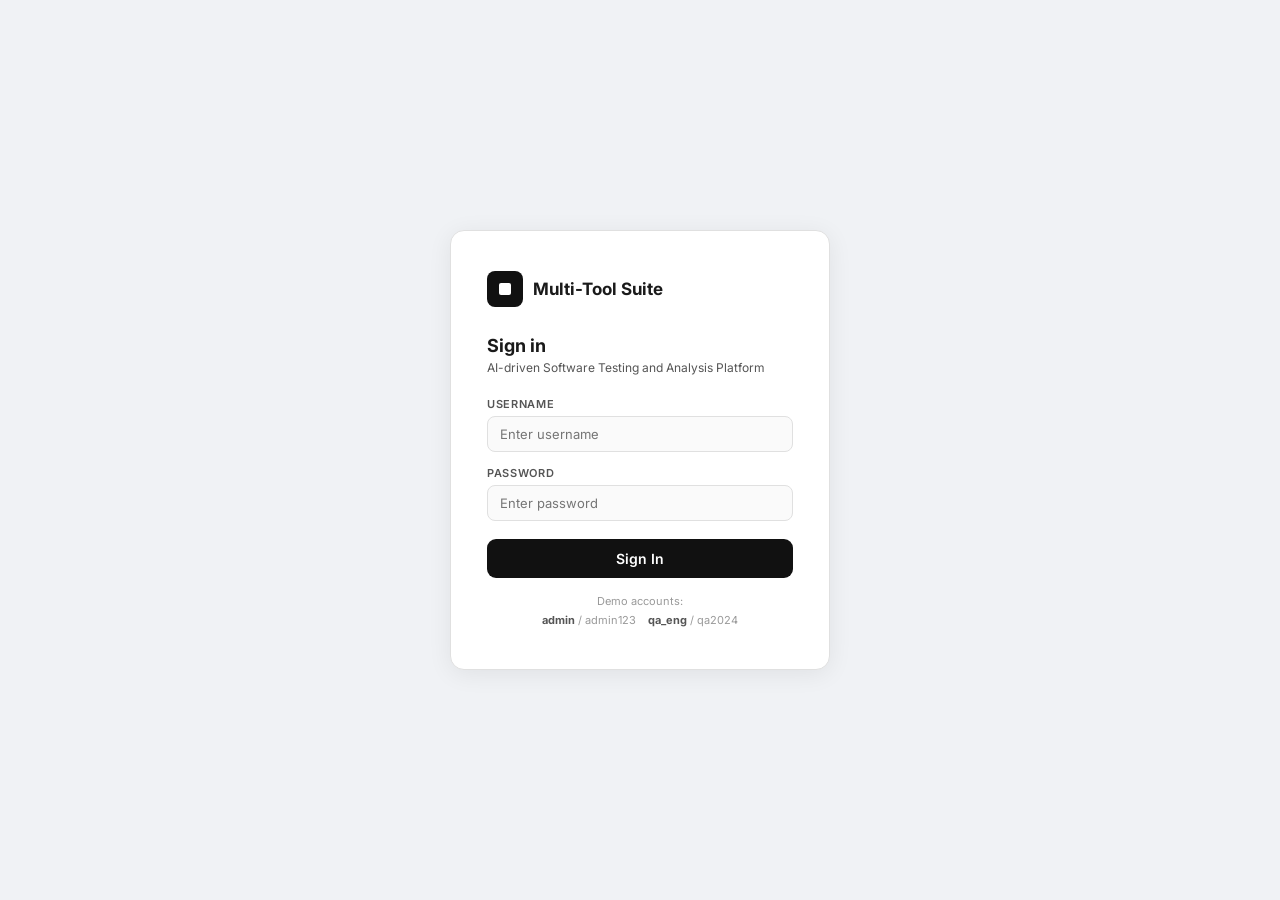
<file: index.html>
<!DOCTYPE html>
<html lang="en">
<head>
<meta charset="UTF-8"/>
<meta name="viewport" content="width=device-width,initial-scale=1.0"/>
<title>Multi-Tool Suite</title>
<link rel="stylesheet" href="css/base.css"/>
<link rel="stylesheet" href="css/components.css"/>
</head>
<body>

<!-- ════════════════════════════════════════
     LOGIN SCREEN
════════════════════════════════════════ -->
<div id="login-screen">
  <div class="login-box">
    <div class="login-brand">
      <div class="login-brand-icon"><span></span></div>
      <span class="login-brand-name">Multi-Tool Suite</span>
    </div>
    <div class="login-title">Sign in</div>
    <div class="login-sub">AI-driven Software Testing and Analysis Platform</div>
    <div class="login-err" id="login-err"></div>
    <div class="login-field">
      <label>Username</label>
      <input type="text" id="login-user" placeholder="Enter username" autocomplete="username"/>
    </div>
    <div class="login-field">
      <label>Password</label>
      <input type="password" id="login-pass" placeholder="Enter password" autocomplete="current-password"/>
    </div>
    <button class="btn-login" id="btn-login">Sign In</button>
    <div class="login-hint">
      Demo accounts:<br/>
      <b>admin</b> / admin123 &nbsp;&nbsp; <b>qa_eng</b> / qa2024
    </div>
  </div>
</div>

<!-- ════════════════════════════════════════
     APP SHELL
════════════════════════════════════════ -->
<div id="app">

  <!-- TOPBAR -->
  <div class="topbar">
    <div class="tb-brand">
      <div class="tb-brand-icon"><span></span></div>
      <span class="tb-brand-name">Multi-Tool Suite</span>
    </div>
    <div class="tb-search">
      <span class="tb-search-icon">&#128269;</span>
      <input type="text" id="global-search" placeholder="Search..."/>
    </div>
    <div class="tb-right">
      <div class="tb-icon-btn" title="Notifications">&#128276;</div>
      <div class="tb-icon-btn" title="Share">&#128279;</div>
      <div class="tb-icon-btn" title="Settings" onclick="navigateTo('admin-settings')">&#9881;</div>
      <div class="tb-user">
        <div class="tb-avatar" id="tb-avatar">A</div>
        <span class="tb-user-name" id="tb-uname">User</span>
        <span style="color:var(--faint);font-size:10px">&#9660;</span>
      </div>
      <button class="tb-logout" id="btn-logout">Sign out</button>
    </div>
  </div>

  <!-- BODY -->
  <div class="app-body">

    <!-- SIDEBAR -->
    <div class="sidebar">
      <div class="sb-section">Tools</div>

      <div class="sb-item active" data-view="tc">
        <div class="sb-icon">TC</div>
        <span class="sb-label">Test Case Generation</span>
      </div>
      <div class="sb-item" data-view="dg">
        <div class="sb-icon">DG</div>
        <span class="sb-label">Diagram Generation</span>
      </div>
      <div class="sb-item" data-view="seq">
        <div class="sb-icon">SQ</div>
        <span class="sb-label">Sequence Diagram Reviewer</span>
      </div>

      <div class="sb-divider"></div>
      <div class="sb-section">System</div>

      <div class="sb-item" data-view="knowledge" data-admin-only>
        <div class="sb-icon">KB</div>
        <span class="sb-label">Knowledge Base</span>
      </div>
      <div class="sb-item" data-view="admin-users" data-admin-only>
        <div class="sb-icon">&#128100;</div>
        <span class="sb-label">System Admin</span>
      </div>
      <div class="sb-item" data-view="admin-settings" data-admin-only>
        <div class="sb-icon">&#9881;</div>
        <span class="sb-label">System Settings</span>
      </div>

      <div class="sb-divider"></div>
      <div class="sb-item sb-bottom-item" data-view="admin-users">
        <div class="sb-icon" id="sb-user-icon">A</div>
        <span class="sb-label" id="sb-username-label">Admin</span>
      </div>
    </div>

    <!-- MAIN CONTENT AREA -->
    <div class="main">

      <!-- ─── VIEW: TEST CASE GENERATION ─── -->
      <div class="view active" id="view-tc">
        <div class="view-title">Test Case Generation</div>
        <div class="err-banner" id="tc-err"></div>

        <!-- Overview card -->
        <div class="card" style="margin-bottom:14px">
          <div class="card-title">Overview</div>
          <div class="overview-grid">

            <!-- Left: upload specs -->
            <div class="upload-zone" id="drop-zone">
              <h3>Upload Specifications</h3>
              <p>Drop your Use Case or requirements file here or click to browse</p>
              <input type="file" id="file-input" accept=".puml,.txt,.plantuml,.md"/>
            </div>

            <!-- Middle: right drop area + controls -->
            <div class="upload-right">
              <div class="upload-right-hint">Drop your Use Case or requirements file here or click to browse</div>
              <div class="upload-icons">&#128196; &#8681; &#128202;</div>
              <div class="file-tag" id="file-tag-row">
                <span>&#128196;</span><span id="file-tag-name"></span>
              </div>
              <div class="tc-limit-row">
                <label for="tc-limit">Number of test cases</label>
                <input type="number" id="tc-limit" min="5" max="50" value="5"/>
                <input type="range" class="slider" id="tc-slider" min="5" max="50" value="5"/>
              </div>
              <button class="btn-generate" id="btn-generate" disabled>
                Generate Test Cases &#8594;
              </button>
            </div>

            <!-- Right: actions panel -->
            <div class="actions-card card">
              <div class="card-title">Actions</div>
              <button class="btn-action primary" id="btn-export" disabled>
                &#128202; Export Test Cases (PDF/CSV)
              </button>
              <button class="btn-action" id="btn-import">
                &#128221; Import/Edit Case Data
              </button>
              <div class="card-title" style="margin-top:14px">Related Tools</div>
              <a class="related-link" href="#" data-nav="dg">Diagram Generation</a>
              <a class="related-link" href="#" data-nav="seq">Review Sequence Diagram</a>
            </div>
          </div>
        </div>

        <!-- Processing Pipeline card -->
        <div class="card" style="margin-bottom:14px">
          <div class="section-label">
            Processing Pipeline
            <span class="section-sublabel">&#8212; AI Agents Processing Pipeline</span>
          </div>
          <div class="pipeline-outer">
            <div class="pipeline-label-col"><span>Processing<br/>Pipeline</span></div>
            <div style="flex:1;display:flex;flex-direction:column">
              <div class="pipeline-canvas-wrap">
                <div class="pipeline-row" id="pipeline-row"></div>
              </div>
              <div class="pipeline-progress" id="pipeline-progress">
                <span class="pp-label" id="pp-label">Starting...</span>
                <div class="pp-bar"><div class="pp-fill" id="pp-fill"></div></div>
                <span class="pp-pct" id="pp-pct">0%</span>
              </div>
              <div class="flow-log" id="flow-log"></div>
            </div>
          </div>
        </div>

        <!-- Test Cases table -->
        <div style="margin-top:14px">
          <div class="tc-table-header">
            <span class="tc-table-title">Generated Test Cases</span>
            <span class="tc-count-badge" id="tc-count-badge">0 cases</span>
            <div class="tc-search-wrap">
              <span class="tc-search-icon">&#128269;</span>
              <input class="tc-search-input" id="tc-search" placeholder="Filter/Search"/>
            </div>
            <button class="btn-add-case" id="btn-add-case-btn">+ Add Case</button>
          </div>
          <div class="tc-table-wrap">
            <table>
              <thead>
                <tr>
                  <th onclick="sortTable('tc_id')">TC ID <span class="sort-icon">&#8597;</span></th>
                  <th onclick="sortTable('module')">Module <span class="sort-icon">&#8597;</span></th>
                  <th onclick="sortTable('name')">Test Case Name</th>
                  <th onclick="sortTable('type')">Type <span class="sort-icon">&#8597;</span></th>
                  <th onclick="sortTable('priority')">Priority <span class="sort-icon">&#8597;</span></th>
                  <th>Prerequisite</th>
                  <th>Test Steps / Process</th>
                  <th>Expected Output</th>
                  <th onclick="sortTable('status')">Status <span class="sort-icon">&#8597;</span></th>
                  <th style="width:22px"></th>
                </tr>
              </thead>
              <tbody id="tbody"></tbody>
            </table>
          </div>
        </div>
      </div>

      <!-- ─── VIEW: KNOWLEDGE BASE ─── -->
      <div class="view" id="view-knowledge">
        <div class="view-title">Knowledge Base</div>
        <p style="font-size:11px;color:var(--sub);margin-bottom:18px">
          Provide context about your system — LLM will use this to generate more accurate test cases.
        </p>
        <div class="know-grid">
          <div class="know-card">
            <div class="know-card-title">System Context</div>
            <label class="field-label">Project Name</label>
            <input class="field-input" id="k-project" placeholder="e.g. User Management Service" style="margin-bottom:10px"/>
            <label class="field-label">System Description</label>
            <textarea class="field-textarea" id="k-desc" rows="3" placeholder="Brief description of what the system does..." style="margin-bottom:10px"></textarea>
            <label class="field-label">Tech Stack</label>
            <input class="field-input" id="k-tech" placeholder="e.g. Node.js, PostgreSQL, REST API"/>
          </div>
          <div class="know-card">
            <div class="know-card-title">Domain Keywords</div>
            <label class="field-label">Key Entities / Concepts</label>
            <div class="tag-row" id="tag-row"></div>
            <div class="tag-add">
              <input id="tag-input" placeholder="Add keyword and press Enter..."/>
              <button onclick="addTag()">Add</button>
            </div>
            <label class="field-label">Business Rules / Constraints</label>
            <textarea class="field-textarea" id="k-rules" rows="3" placeholder="e.g. Email must be unique. Approval required before activation..."></textarea>
          </div>
          <div class="know-card">
            <div class="know-card-title">Vector DB</div>
            <div class="vdb-row">
              <div class="vdb-dot" id="vdb-dot"></div>
              <span style="flex:1;font-size:12px" id="vdb-label">Not configured</span>
              <span style="font-size:10px;font-family:var(--mono);color:var(--faint)" id="vdb-status">--</span>
            </div>
            <label class="field-label">Provider</label>
            <select class="field-select" id="vdb-provider" style="margin-bottom:10px">
              <option value="">Select provider</option>
              <option value="chroma">ChromaDB (localhost:8000)</option>
              <option value="pinecone">Pinecone</option>
              <option value="weaviate">Weaviate</option>
              <option value="qdrant">Qdrant</option>
            </select>
            <label class="field-label">Collection / Index Name</label>
            <input class="field-input" id="vdb-collection" placeholder="e.g. system_knowledge"/>
          </div>
          <div class="know-card">
            <div class="know-card-title">Test Preferences</div>
            <label class="field-label">Test Focus Areas</label>
            <select class="field-select" id="k-focus" style="margin-bottom:10px">
              <option value="all">All (Positive + Negative + Security)</option>
              <option value="positive">Positive / Happy Path only</option>
              <option value="negative">Negative / Edge Cases only</option>
              <option value="security">Security focused</option>
            </select>
            <label class="field-label">Min Test Cases</label>
            <input class="field-input" id="k-mincount" type="number" min="5" max="50" value="8" style="margin-bottom:10px"/>
            <label class="field-label">Additional Instructions</label>
            <textarea class="field-textarea" id="k-extra" rows="2" placeholder="e.g. Always include boundary tests. Focus on auth flows..."></textarea>
          </div>
        </div>
        <div class="know-save-row">
          <button class="btn-primary btn-save">Save Knowledge</button>
        </div>
      </div>

      <!-- ─── VIEW: DIAGRAM GENERATION ─── -->
      <div class="view" id="view-dg">
        <div class="view-title">Diagram Generation</div>
        <div class="dg-wrap">
          <div class="dg-card">
            <label class="field-label">Requirement / Description</label>
            <textarea class="dg-textarea" id="dg-desc"
              placeholder="Describe your system or feature in plain English, e.g. A user logs in with email and password. On success the system returns a JWT token..."></textarea>
            <div class="dg-row">
              <select class="dg-select" id="dg-type">
                <option value="sequence">Sequence Diagram</option>
                <option value="usecase">Use Case Diagram</option>
                <option value="activity">Activity Diagram</option>
                <option value="class">Class Diagram</option>
              </select>
              <button class="btn-primary" id="dg-btn">Generate Diagram</button>
            </div>
            <div class="dg-renderer-badge" id="dg-renderer-badge">Checking renderer...</div>

            <!-- JAR setup guide (shown when plantuml.jar not found) -->
            <div id="dg-jar-setup" style="display:none;margin-top:8px;padding:10px 12px;background:#fefce8;border:1px solid #fde68a;border-radius:8px;font-size:11px;color:#92400e;line-height:1.8">
              <strong>📦 Enable local rendering (offline):</strong><br/>
              1. Download <a id="dg-jar-dl" href="https://plantuml.com/download" target="_blank" style="color:var(--blue)">plantuml.jar</a> and place it next to <code style="background:#fff3cd;padding:1px 4px;border-radius:3px">backend.py</code><br/>
              <span id="dg-jar-path" style="font-family:var(--mono);font-size:10px;color:#92400e"></span><br/>
              2. Make sure Java is installed: <code style="background:#fff3cd;padding:1px 4px;border-radius:3px">java -version</code><br/>
              3. Restart <code style="background:#fff3cd;padding:1px 4px;border-radius:3px">python backend.py</code> — diagrams will render fully offline.<br/>
              <span style="color:#b45309;font-size:10px">Until then, Kroki.io (online) is used automatically.</span>
            </div>
          </div>

          <div class="dg-loading" id="dg-loading">
            <div class="dg-spinner"></div><span>Sending to LLM...</span>
          </div>
          <div class="dg-err" id="dg-err"></div>
          <div class="dg-placeholder" id="dg-placeholder">Generated diagram will appear here</div>

          <!-- Result box: tabs + preview/code -->
          <div class="dg-result-box" id="dg-result-box" style="display:none">

            <div class="dg-tabs">
              <button class="dg-tab active" id="dg-tab-preview">&#128247; Preview</button>
              <button class="dg-tab" id="dg-tab-code">&lt;/&gt; Code</button>
              <button class="btn-outline dg-tab-btn-rerender" id="dg-rerender" title="Re-render image">&#8635; Re-render</button>
            </div>

            <div class="dg-render-err" id="dg-render-err"></div>

            <!-- Rendered image -->
            <div class="dg-image-wrap" id="dg-image-wrap">
              <img id="dg-image" alt="Rendered diagram" style="display:none"/>
            </div>

            <!-- Raw PUML code -->
            <pre class="dg-output" id="dg-output" style="display:none"></pre>

          </div>

          <div class="dg-actions" id="dg-actions">
            <button class="btn-outline" id="dg-copy">Copy PUML</button>
            <button class="btn-outline" id="dg-download">&#8681; Download PNG</button>
            <button class="btn-primary" id="dg-use-tc">Use in Test Case Generation &#8594;</button>
          </div>
        </div>
      </div>

      <!-- ─── VIEW: SEQUENCE DIAGRAM REVIEWER ─── -->
      <div class="view" id="view-seq">
        <div class="view-title">Sequence Diagram Reviewer</div>
        <p style="font-size:11px;color:var(--sub);margin-bottom:10px">
          Upload your <strong>old</strong> and <strong>new</strong> diagrams — supports <strong>.puml</strong> text files and images (<strong>.png .jpg .svg</strong>). Images are sent to the LLM for automatic extraction. The tool then compares both diagrams, highlights every change, and explains what was updated.
        </p>
        <div class="vision-notice" id="vision-notice">
          &#9888; Image files require a vision-capable LLM (e.g. llava, llama3.2-vision, gpt-4o). Text-only models cannot read images.
        </div>
        <div class="err-banner" id="seq-err"></div>

        <!-- Two upload zones -->
        <div class="seq-layout">

          <!-- OLD diagram -->
          <div class="seq-upload-card">
            <div class="seq-upload-header">
              <div class="seq-upload-icon old">&#128218;</div>
              <div>
                <div class="seq-upload-title">Old Diagram</div>
                <div class="seq-upload-sub">Previous / baseline version</div>
              </div>
            </div>
            <div class="seq-zone" id="seq-old-zone">
              <div class="seq-zone-icon">&#128196;</div>
              <div class="seq-zone-text">Drop old .puml or image here<br/><span style="font-size:10px;color:var(--faint)">.puml &nbsp;.txt &nbsp;.png &nbsp;.jpg &nbsp;.svg</span></div>
              <input type="file" id="seq-old-input" accept=".puml,.txt,.plantuml,.png,.jpg,.jpeg,.svg,.gif,.webp"/>
            </div>
            <div class="seq-file-tag old-tag" id="seq-old-tag"></div>
            <div id="seq-old-img-wrap" style="display:none;margin-top:8px;text-align:center">
              <img id="seq-old-img" style="max-width:100%;max-height:180px;border-radius:6px;border:1px solid var(--border)"/>
            </div>
            <pre class="seq-content-preview" id="seq-old-preview"></pre>
          </div>

          <!-- NEW diagram -->
          <div class="seq-upload-card">
            <div class="seq-upload-header">
              <div class="seq-upload-icon new">&#128196;</div>
              <div>
                <div class="seq-upload-title">New Diagram</div>
                <div class="seq-upload-sub">Updated / latest version</div>
              </div>
            </div>
            <div class="seq-zone" id="seq-new-zone">
              <div class="seq-zone-icon">&#128196;</div>
              <div class="seq-zone-text">Drop new .puml or image here<br/><span style="font-size:10px;color:var(--faint)">.puml &nbsp;.txt &nbsp;.png &nbsp;.jpg &nbsp;.svg</span></div>
              <input type="file" id="seq-new-input" accept=".puml,.txt,.plantuml,.png,.jpg,.jpeg,.svg,.gif,.webp"/>
            </div>
            <div class="seq-file-tag new-tag" id="seq-new-tag"></div>
            <div id="seq-new-img-wrap" style="display:none;margin-top:8px;text-align:center">
              <img id="seq-new-img" style="max-width:100%;max-height:180px;border-radius:6px;border:1px solid var(--border)"/>
            </div>
            <pre class="seq-content-preview" id="seq-new-preview"></pre>
          </div>
        </div>

        <!-- Compare button -->
        <button class="btn-compare" id="btn-compare" disabled>
          &#128269; Compare Diagrams &amp; Explain Changes
        </button>

        <!-- Image extraction progress (shown when LLM reads an image) -->
        <div id="extract-progress" style="display:none;margin-top:12px;padding:10px 14px;background:#f0f6ff;border:1px solid #c5d8f5;border-radius:8px;font-size:12px;color:var(--blue);font-family:var(--mono);display:none;align-items:center;gap:8px">
          <div style="width:13px;height:13px;border:2px solid #c5d8f5;border-top-color:var(--blue);border-radius:50%;animation:spin 1s linear infinite;flex-shrink:0"></div>
          <span id="extract-progress-text"></span>
        </div>

        <!-- DIFF RESULTS (hidden until compared) -->
        <div id="diff-results" style="display:none;margin-top:20px">

          <!-- Summary chips -->
          <div class="diff-header-row">
            <span style="font-size:13px;font-weight:700">Comparison Results</span>
            <div class="diff-summary-chips" id="diff-chips"></div>
          </div>

          <!-- Side-by-side diff -->
          <div class="diff-side-wrap">
            <div class="diff-side">
              <div class="diff-side-header old">
                &#128218; <span id="diff-old-title">Old Diagram</span>
              </div>
              <div class="diff-side-body old" id="diff-old-body"></div>
            </div>
            <div class="diff-side">
              <div class="diff-side-header new">
                &#128196; <span id="diff-new-title">New Diagram</span>
              </div>
              <div class="diff-side-body new" id="diff-new-body"></div>
            </div>
          </div>

          <!-- AI Explanation box -->
          <div class="ai-explanation">
            <div class="ai-explanation-header">
              <span class="ai-explanation-icon">&#129504;</span>
              <span class="ai-explanation-title">AI Analysis — What Changed &amp; Why It Matters</span>
            </div>
            <div class="ai-loading" id="ai-explanation-loading">
              <div class="ai-spinner"></div>
              <span>Analysing changes with LLM...</span>
            </div>
            <div class="ai-explanation-body" id="ai-explanation-body" style="display:none"></div>
          </div>

          <!-- Change cards -->
          <div style="font-size:13px;font-weight:700;margin-bottom:10px">Detected Changes</div>
          <div class="change-cards" id="change-cards"></div>

          <!-- Diff table -->
          <div style="font-size:13px;font-weight:700;margin-bottom:10px">Change Summary Table</div>
          <div class="diff-table-wrap">
            <table class="diff-table">
              <thead>
                <tr>
                  <th style="width:90px">Type</th>
                  <th style="width:110px">Category</th>
                  <th>Description</th>
                  <th style="width:220px">Before / After</th>
                </tr>
              </thead>
              <tbody id="diff-table-body"></tbody>
            </table>
          </div>

          <!-- Reset button -->
          <div style="display:flex;justify-content:flex-end;margin-top:12px">
            <button class="btn-outline" onclick="resetSeqState()">&#8635; Compare Again</button>
          </div>
        </div>
      </div>

      <!-- ─── VIEW: ADMIN USERS ─── -->
      <div class="view" id="view-admin-users">
        <div class="view-title">System Admin — Users</div>
        <div class="admin-grid">
          <div class="admin-card">
            <div class="admin-card-title">User Accounts</div>
            <div id="user-list"></div>
            <div style="padding-top:12px;margin-top:4px;border-top:1px dashed var(--border)">
              <button class="btn-outline" style="font-size:11px">+ Invite User</button>
            </div>
          </div>
          <div class="admin-card">
            <div class="admin-card-title">Role Permissions</div>
            <div class="setting-row"><span class="setting-label">Generate Test Cases</span><span class="setting-val">admin, qa_eng</span></div>
            <div class="setting-row"><span class="setting-label">Export Results</span><span class="setting-val">admin, qa_eng</span></div>
            <div class="setting-row"><span class="setting-label">Manage Knowledge Base</span><span class="setting-val">admin only</span></div>
            <div class="setting-row"><span class="setting-label">Generate Diagrams</span><span class="setting-val">admin, qa_eng</span></div>
            <div class="setting-row"><span class="setting-label">System Settings</span><span class="setting-val">admin only</span></div>
            <div class="setting-row"><span class="setting-label">Sequence Reviewer</span><span class="setting-val">admin, qa_eng</span></div>
          </div>
        </div>
      </div>

      <!-- ─── VIEW: ADMIN SETTINGS ─── -->
      <div class="view" id="view-admin-settings">
        <div class="view-title">System Settings</div>
        <div class="admin-grid">
          <div class="admin-card">
            <div class="admin-card-title">LLM Configuration</div>
            <div class="setting-row"><span class="setting-label">LLM Endpoint</span><span class="setting-val" id="lbl-llm-url">localhost:11434/v1</span></div>
            <div class="setting-row"><span class="setting-label">Model</span><span class="setting-val" id="lbl-llm-model">llama3</span></div>
            <div class="setting-row"><span class="setting-label">Timeout (s)</span><span class="setting-val">120</span></div>
            <div class="setting-row">
              <span class="setting-label">LLM Status</span>
              <span class="user-status-badge" id="llm-status-badge" style="background:#f5f5f5;color:#666">Checking...</span>
            </div>
          </div>
          <div class="admin-card">
            <div class="admin-card-title">Feature Flags</div>
            <div class="setting-row"><span class="setting-label">Test Case Export</span><div class="toggle" title="On"></div></div>
            <div class="setting-row"><span class="setting-label">Diagram Generation</span><div class="toggle" title="On"></div></div>
            <div class="setting-row"><span class="setting-label">Sequence Reviewer</span><div class="toggle" title="On"></div></div>
            <div class="setting-row"><span class="setting-label">Vector DB Integration</span><div class="toggle off" title="Off"></div></div>
            <div class="setting-row"><span class="setting-label">Import/Edit Cases</span><div class="toggle" title="On"></div></div>
          </div>
          <div class="admin-card">
            <div class="admin-card-title">Platform Info</div>
            <div class="setting-row"><span class="setting-label">Version</span><span class="setting-val">v2.1.0</span></div>
            <div class="setting-row"><span class="setting-label">Build</span><span class="setting-val">2025-06-15</span></div>
            <div class="setting-row"><span class="setting-label">Backend Port</span><span class="setting-val">5050</span></div>
            <div class="setting-row"><span class="setting-label">Session User</span><span class="setting-val" id="lbl-session-user">--</span></div>
          </div>
          <div class="admin-card">
            <div class="admin-card-title">Danger Zone</div>
            <div class="setting-row">
              <span class="setting-label">Clear All Test Cases</span>
              <button class="btn-danger" id="btn-danger-clear">Clear</button>
            </div>
            <div class="setting-row">
              <span class="setting-label">Reset Knowledge Base</span>
              <button class="btn-danger" id="btn-danger-reset">Reset</button>
            </div>
          </div>
        </div>
      </div>

    </div><!-- /main -->
  </div><!-- /app-body -->

  <!-- FOOTER -->
  <div class="app-footer">
    <span class="footer-text">Platform - AI-driven Software Testing and Analysis Platform</span>
    <span class="footer-text">System Platform v2.1.0</span>
  </div>

</div><!-- /app -->

<!-- ════════════════════════════════════════
     JS — load order matters
════════════════════════════════════════ -->
<script src="js/api.js"></script>
<script src="js/auth.js"></script>
<script src="js/navigation.js"></script>
<script src="js/upload.js"></script>
<script src="js/knowledge.js"></script>
<script src="js/testcases.js"></script>
<script src="js/pipeline.js"></script>
<script src="js/diagram.js"></script>
<script src="js/seq-reviewer.js"></script>
<script src="js/admin.js"></script>
<script src="js/app.js"></script>

</body>
</html>
</file>
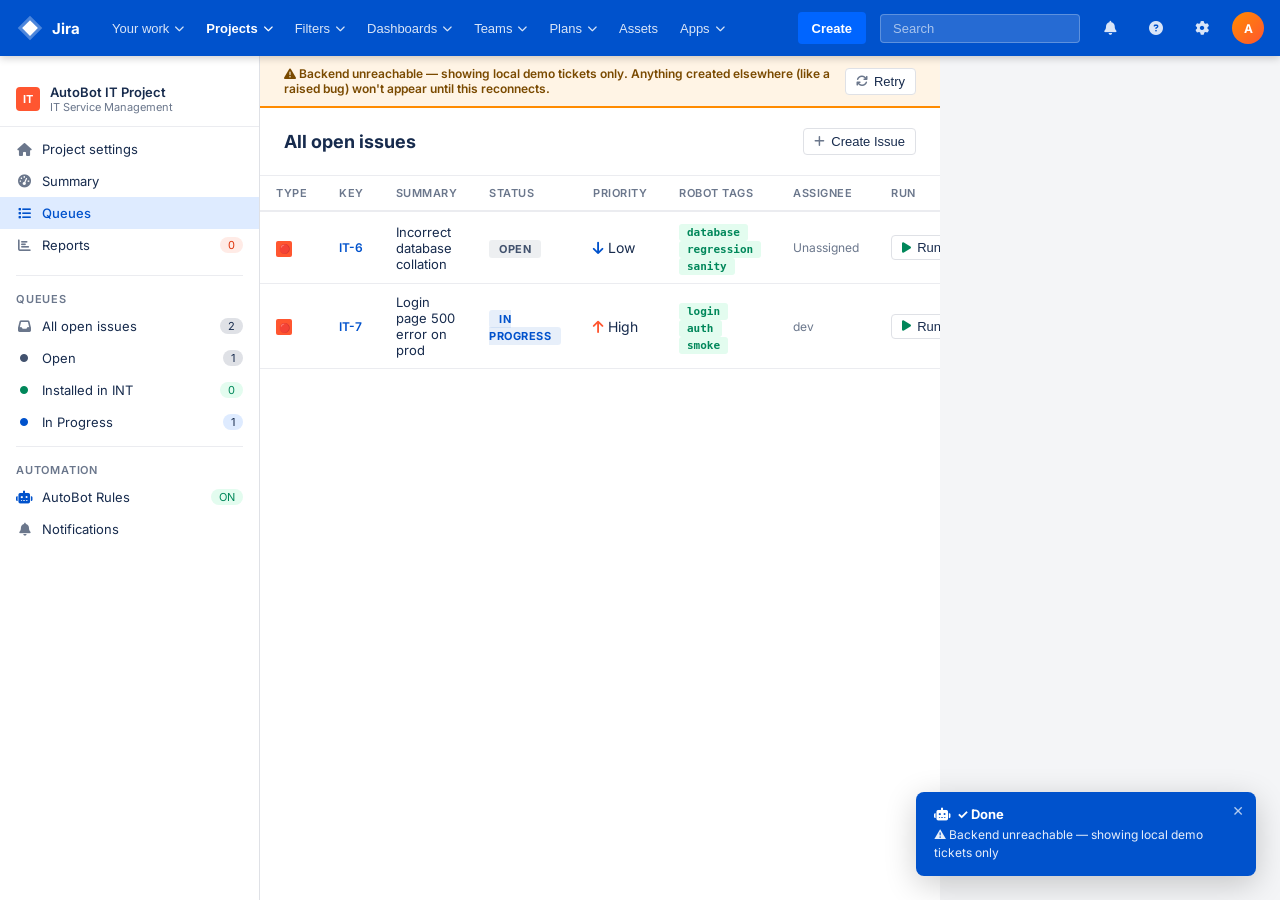
<file: jira.html>
<!DOCTYPE html>
<html lang="en">
<head>
  <meta charset="UTF-8"/>
  <meta name="viewport" content="width=device-width, initial-scale=1.0"/>
  <title>AutoBot · Mock Jira</title>
  <link href="https://fonts.googleapis.com/css2?family=Inter:wght@300;400;500;600;700&display=swap" rel="stylesheet">
  <link rel="stylesheet" href="https://cdnjs.cloudflare.com/ajax/libs/font-awesome/6.4.0/css/all.min.css"/>
  <style>
    *,*::before,*::after{box-sizing:border-box;margin:0;padding:0}
    :root{
      --bg:#f4f5f7;--white:#ffffff;--border:#dfe1e6;--border2:#ebecf0;
      --text:#172b4d;--muted:#6b778c;--muted2:#97a0af;
      --accent:#0052cc;--accent2:#0065ff;--accentbg:#deebff;
      --pass:#00875a;--passbg:#e3fcef;--fail:#de350b;--failbg:#ffebe6;
      --skip:#ff8b00;--skipbg:#fff7d6;--purple:#5243aa;--purplebg:#eae6ff;
      --tag:#42526e;--tagbg:#ebecf0;
      --font:'Inter',system-ui,sans-serif;
    }
    body{background:var(--bg);color:var(--text);font-family:var(--font);font-size:14px;min-height:100vh;}
    ::-webkit-scrollbar{width:6px;height:6px;}
    ::-webkit-scrollbar-thumb{background:#c1c7d0;border-radius:99px;}

    /* ── TOP NAV ── */
    .jira-nav{
      background:#0052cc;height:56px;display:flex;align-items:center;
      padding:0 16px;gap:14px;position:sticky;top:0;z-index:200;
      box-shadow:0 2px 8px rgba(0,0,0,.2);
    }
    .nav-logo{display:flex;align-items:center;gap:8px;color:#fff;font-size:15px;font-weight:700;text-decoration:none;}
    .nav-logo svg{width:28px;height:28px;}
    .nav-links{display:flex;align-items:center;gap:2px;margin-left:8px;}
    .nav-link{color:rgba(255,255,255,.85);padding:0 10px;height:56px;display:flex;align-items:center;
      gap:5px;font-size:13px;font-weight:500;cursor:pointer;transition:background .15s;border:none;background:none;}
    .nav-link:hover{background:rgba(255,255,255,.15);color:#fff;}
    .nav-sep{flex:1;}
    .nav-search{background:rgba(255,255,255,.15);border:1px solid rgba(255,255,255,.25);
      border-radius:4px;padding:6px 12px;color:rgba(255,255,255,.8);font-size:13px;
      width:200px;outline:none;}
    .nav-search::placeholder{color:rgba(255,255,255,.6);}
    .nav-icon{width:32px;height:32px;border-radius:50%;display:flex;align-items:center;
      justify-content:center;cursor:pointer;color:rgba(255,255,255,.85);font-size:14px;
      transition:background .15s;}
    .nav-icon:hover{background:rgba(255,255,255,.15);}
    .nav-avatar{width:32px;height:32px;border-radius:50%;background:linear-gradient(135deg,#ff8b00,#ff5630);
      display:flex;align-items:center;justify-content:center;color:#fff;font-size:12px;font-weight:700;cursor:pointer;}
    .create-btn{background:#0065ff;color:#fff;border:none;border-radius:4px;padding:0 14px;
      height:32px;font-size:13px;font-weight:600;cursor:pointer;transition:background .15s;white-space:nowrap;}
    .create-btn:hover{background:#0747a6;}

    /* ── LAYOUT ── */
    .layout{display:grid;grid-template-columns:260px 1fr 340px;min-height:calc(100vh - 56px);gap:0;}

    /* ── LEFT NAV ── */
    .left-nav{background:var(--white);border-right:1px solid var(--border);padding:16px 0;overflow-y:auto;}
    .ln-section{padding:8px 16px 4px;font-size:11px;font-weight:600;color:var(--muted);
      text-transform:uppercase;letter-spacing:.8px;}
    .ln-item{display:flex;align-items:center;gap:10px;padding:8px 16px;cursor:pointer;
      font-size:13px;color:var(--text);transition:background .12s;border-radius:0;}
    .ln-item:hover{background:#f4f5f7;}
    .ln-item.active{background:#deebff;color:var(--accent);font-weight:500;}
    .ln-item i{width:16px;text-align:center;font-size:13px;color:var(--muted);}
    .ln-item.active i{color:var(--accent);}
    .ln-divider{height:1px;background:var(--border2);margin:8px 16px;}
    .project-chip{display:flex;align-items:center;gap:10px;padding:12px 16px;
      cursor:pointer;border-bottom:1px solid var(--border2);}
    .proj-ico{width:24px;height:24px;border-radius:4px;background:#ff5630;
      display:flex;align-items:center;justify-content:center;font-size:11px;
      font-weight:700;color:#fff;flex-shrink:0;}
    .proj-name{font-size:13px;font-weight:600;}
    .proj-type{font-size:11px;color:var(--muted);}
    .ticket-list{flex:1;overflow-y:auto;}
    .ticket-item{display:flex;align-items:flex-start;gap:10px;padding:10px 16px;
      cursor:pointer;border-bottom:1px solid var(--border2);transition:background .12s;}
    .ticket-item:hover{background:#f4f5f7;}
    .ticket-item.active{background:#deebff;}
    .ticket-key{font-size:11px;font-weight:600;color:var(--accent);flex-shrink:0;}
    .ticket-title-sm{font-size:12px;color:var(--text);line-height:1.4;flex:1;}
    .ticket-status-dot{width:8px;height:8px;border-radius:50%;flex-shrink:0;margin-top:4px;}

    /* ── MAIN ── */
    .main{background:var(--white);overflow-y:auto;padding:0;}

    /* breadcrumb */
    .breadcrumb{display:flex;align-items:center;gap:6px;padding:14px 24px 10px;
      font-size:12px;color:var(--muted);}
    .bc-link{color:var(--accent);cursor:pointer;}
    .bc-link:hover{text-decoration:underline;}
    .bc-sep{color:var(--muted2);}

    /* toolbar */
    .ticket-toolbar{display:flex;align-items:center;gap:8px;padding:0 24px 14px;
      border-bottom:1px solid var(--border2);}
    .tb-btn{display:flex;align-items:center;gap:6px;padding:5px 10px;border-radius:4px;
      border:1px solid var(--border);background:var(--white);font-size:13px;
      font-weight:500;cursor:pointer;color:var(--text);transition:background .12s;}
    .tb-btn:hover{background:#f4f5f7;}
    .tb-btn i{font-size:12px;color:var(--muted);}

    /* ticket body */
    .ticket-body{padding:24px;max-width:760px;}
    .ticket-id-badge{font-size:12px;color:var(--muted);font-weight:500;margin-bottom:6px;
      display:flex;align-items:center;gap:8px;}
    .issue-type-ico{width:16px;height:16px;background:#ff5630;border-radius:2px;
      display:inline-flex;align-items:center;justify-content:center;font-size:9px;color:#fff;}
    .ticket-heading{font-size:24px;font-weight:700;color:var(--text);line-height:1.3;margin-bottom:20px;}

    /* reporter card */
    .reporter-card{background:#f4f5f7;border-radius:6px;padding:16px 20px;margin-bottom:20px;}
    .reporter-row{display:flex;align-items:center;gap:8px;margin-bottom:12px;font-size:13px;}
    .reporter-avatar{width:28px;height:28px;border-radius:50%;background:linear-gradient(135deg,#6554c0,#8777d9);
      display:flex;align-items:center;justify-content:center;color:#fff;font-size:11px;font-weight:700;flex-shrink:0;}
    .reporter-name{font-weight:600;}
    .reporter-action{font-weight:400;color:var(--text);}
    .portal-link{color:var(--accent);cursor:pointer;}
    .portal-link:hover{text-decoration:underline;}
    .rc-label{font-size:11px;color:var(--muted);font-weight:600;text-transform:uppercase;
      letter-spacing:.5px;margin-bottom:4px;}
    .rc-value{font-size:14px;color:var(--text);line-height:1.6;}
    .rc-divider{height:1px;background:var(--border);margin:12px 0;}
    .detail-grid{display:grid;grid-template-columns:120px 1fr;gap:8px 16px;margin-top:8px;font-size:13px;}
    .dg-label{color:var(--muted);font-weight:500;}
    .dg-value{color:var(--text);}

    /* affected services */
    .affected-section{margin-top:16px;}
    .af-header{display:flex;align-items:center;gap:6px;cursor:pointer;font-size:13px;
      font-weight:600;color:var(--text);margin-bottom:10px;}
    .af-item{display:flex;align-items:center;justify-content:space-between;
      padding:10px 14px;border:1px solid var(--border);border-radius:4px;
      background:var(--white);margin-bottom:6px;}
    .af-name{display:flex;align-items:center;gap:8px;font-size:13px;font-weight:500;}
    .af-warn{color:#ff8b00;font-size:14px;}

    /* automation banner */
    .automation-banner{
      background:linear-gradient(135deg,#deebff,#ffe0b2);
      border:1px solid #4c9aff;border-radius:8px;
      padding:14px 18px;margin:18px 0;
      display:none;animation:slideIn .4s ease;
    }
    .automation-banner.show{display:block;}
    @keyframes slideIn{from{opacity:0;transform:translateY(-8px)}to{opacity:1;transform:translateY(0)}}
    .ab-title{font-size:13px;font-weight:700;color:#0052cc;margin-bottom:6px;
      display:flex;align-items:center;gap:7px;}
    .ab-body{font-size:12px;color:#172b4d;line-height:1.7;}
    .ab-steps{display:flex;align-items:center;gap:6px;margin-top:8px;flex-wrap:wrap;}
    .ab-step{font-size:11px;font-weight:700;padding:3px 10px;border-radius:3px;
      text-transform:uppercase;letter-spacing:.5px;}
    .ab-step.running{background:#fff7d6;color:#ff8b00;border:1px solid #ff8b00;}
    .ab-step.done{background:var(--passbg);color:var(--pass);border:1px solid var(--pass);}
    .ab-step.waiting{background:var(--tagbg);color:var(--muted);border:1px solid var(--border);}

    /* activity / comment section */
    .activity-section{margin-top:28px;}
    .activity-header{font-size:15px;font-weight:700;margin-bottom:16px;}
    .activity-tabs{display:flex;gap:0;border-bottom:2px solid var(--border2);margin-bottom:16px;}
    .at-tab{padding:8px 14px;font-size:13px;font-weight:500;color:var(--muted);
      cursor:pointer;border-bottom:2px solid transparent;margin-bottom:-2px;transition:all .15s;}
    .at-tab.active{color:var(--accent);border-color:var(--accent);}
    .at-tab:hover{color:var(--accent);}

    /* comment box */
    .comment-box{display:flex;gap:10px;align-items:flex-start;margin-bottom:20px;}
    .comment-input-wrap{flex:1;}
    .comment-tabs{display:flex;gap:0;margin-bottom:0;}
    .ct-tab{padding:6px 12px;font-size:12px;font-weight:500;border:1px solid var(--border);
      cursor:pointer;background:var(--white);color:var(--muted);}
    .ct-tab:first-child{border-radius:4px 0 0 0;}
    .ct-tab.active{background:var(--white);color:var(--text);border-bottom:1px solid var(--white);z-index:1;}
    .comment-textarea{width:100%;min-height:80px;border:1px solid var(--border);
      border-radius:0 4px 4px 4px;padding:10px 12px;font-family:var(--font);
      font-size:13px;resize:vertical;outline:none;color:var(--text);}
    .comment-textarea:focus{border-color:var(--accent);}
    .comment-actions{display:flex;gap:8px;margin-top:8px;}
    .c-save{background:var(--accent);color:#fff;border:none;border-radius:4px;
      padding:6px 14px;font-size:13px;font-weight:500;cursor:pointer;}
    .c-save:hover{background:#0747a6;}
    .c-cancel{background:none;border:none;font-size:13px;color:var(--muted);cursor:pointer;padding:6px 8px;}
    .c-cancel:hover{color:var(--text);}

    /* comments */
    .comment-entry{display:flex;gap:10px;margin-bottom:20px;animation:msgIn .25s ease;}
    @keyframes msgIn{from{opacity:0;transform:translateY(6px)}to{opacity:1;transform:translateY(0)}}
    .ce-av{width:32px;height:32px;border-radius:50%;flex-shrink:0;
      display:flex;align-items:center;justify-content:center;font-size:12px;font-weight:700;color:#fff;}
    .ce-body{flex:1;}
    .ce-header{display:flex;align-items:center;gap:8px;margin-bottom:4px;}
    .ce-name{font-size:13px;font-weight:600;}
    .ce-time{font-size:11px;color:var(--muted);}
    .ce-content{font-size:13px;color:var(--text);line-height:1.6;}
    .ce-content.bot-comment{background:#f4f5f7;border-radius:0 6px 6px 6px;padding:12px 14px;
      border-left:3px solid var(--accent);}

    /* test result embedded in comment */
    .test-result-embed{margin-top:10px;}
    .tr-summary{display:flex;gap:12px;margin-bottom:10px;flex-wrap:wrap;}
    .tr-stat{display:flex;align-items:center;gap:6px;padding:5px 12px;border-radius:4px;
      font-size:12px;font-weight:600;}
    .tr-stat.total{background:#f4f5f7;color:var(--text);}
    .tr-stat.pass{background:var(--passbg);color:var(--pass);}
    .tr-stat.fail{background:var(--failbg);color:var(--fail);}
    .tr-stat.skip{background:var(--skipbg);color:var(--skip);}
    .tr-table{width:100%;border-collapse:collapse;font-size:12px;}
    .tr-table th{background:#f4f5f7;padding:7px 10px;text-align:left;font-weight:600;
      color:var(--muted);text-transform:uppercase;font-size:10px;letter-spacing:.5px;
      border:1px solid var(--border);}
    .tr-table td{padding:7px 10px;border:1px solid var(--border);vertical-align:middle;}
    .status-pill{display:inline-flex;align-items:center;gap:4px;padding:2px 8px;border-radius:3px;
      font-size:11px;font-weight:700;text-transform:uppercase;letter-spacing:.5px;}
    .status-pill.pass{background:var(--passbg);color:var(--pass);}
    .status-pill.fail{background:var(--failbg);color:var(--fail);}
    .status-pill.skip{background:var(--skipbg);color:var(--skip);}
    .attachment-chip{display:inline-flex;align-items:center;gap:6px;padding:5px 10px;
      border:1px solid var(--border);border-radius:4px;font-size:12px;
      color:var(--accent);cursor:pointer;margin-top:8px;background:var(--white);}
    .attachment-chip:hover{background:var(--accentbg);}

    /* ── RIGHT PANEL ── */
    .right-panel{background:var(--white);border-left:1px solid var(--border);
      overflow-y:auto;padding:0;}

    /* status + actions row */
    .rp-top{padding:16px 20px;border-bottom:1px solid var(--border2);
      display:flex;align-items:center;gap:10px;}
    .status-dropdown{
      display:flex;align-items:center;gap:0;border-radius:4px;overflow:hidden;
      border:1px solid var(--border);cursor:pointer;
    }
    .sd-val{
      padding:6px 14px;font-size:13px;font-weight:600;
      background:var(--white);color:var(--text);
      border:none;outline:none;cursor:pointer;
    }
    .sd-arrow{padding:6px 8px;background:#f4f5f7;border-left:1px solid var(--border);
      font-size:11px;cursor:pointer;color:var(--muted);display:flex;align-items:center;}
    /* status colour overrides */
    .sd-open .sd-val    {background:#dfe1e6;color:#42526e;}
    .sd-progress .sd-val{background:#deebff;color:#0052cc;}
    .sd-review .sd-val  {background:#ffe0b2;color:#ff8b00;}
    .sd-installed .sd-val{background:#e3fcef;color:#00875a;}
    .sd-closed .sd-val  {background:#dfe1e6;color:#42526e;}

    .action-btn{display:flex;align-items:center;gap:6px;padding:6px 12px;border-radius:4px;
      border:1px solid var(--border);background:var(--white);font-size:13px;font-weight:500;
      cursor:pointer;color:var(--text);transition:background .12s;}
    .action-btn:hover{background:#f4f5f7;}

    /* status dropdown menu */
    .sd-menu{position:absolute;background:var(--white);border:1px solid var(--border);
      border-radius:4px;box-shadow:0 8px 24px rgba(0,0,0,.15);z-index:300;
      min-width:200px;overflow:hidden;display:none;}
    .sd-menu.open{display:block;animation:dropIn .15s ease;}
    @keyframes dropIn{from{opacity:0;transform:translateY(-4px)}to{opacity:1;transform:translateY(0)}}
    .sd-menu-item{padding:10px 16px;font-size:13px;cursor:pointer;display:flex;
      align-items:center;gap:10px;transition:background .12s;}
    .sd-menu-item:hover{background:#f4f5f7;}
    .sd-menu-item .sm-dot{width:10px;height:10px;border-radius:50%;flex-shrink:0;}
    .sd-separator{height:1px;background:var(--border2);margin:4px 0;}

    /* SLA section */
    .rp-section{padding:14px 20px;border-bottom:1px solid var(--border2);}
    .rp-section-title{font-size:13px;font-weight:700;color:var(--text);
      margin-bottom:10px;display:flex;align-items:center;justify-content:space-between;cursor:pointer;}
    .sla-row{display:flex;align-items:flex-start;gap:10px;margin-bottom:10px;}
    .sla-time{font-size:12px;color:var(--text);font-weight:500;min-width:110px;}
    .sla-ico{font-size:14px;color:var(--muted);}
    .sla-label{font-size:12px;color:var(--muted);}

    /* Detail fields */
    .detail-field{display:flex;align-items:flex-start;gap:10px;margin-bottom:12px;}
    .df-label{font-size:12px;color:var(--muted);min-width:100px;padding-top:2px;}
    .df-value{font-size:13px;color:var(--text);flex:1;}
    .df-value.link{color:var(--accent);cursor:pointer;}
    .df-value.link:hover{text-decoration:underline;}
    .assignee-chip{display:flex;align-items:center;gap:6px;}
    .assignee-chip .av{width:24px;height:24px;border-radius:50%;display:flex;align-items:center;
      justify-content:center;font-size:10px;font-weight:700;color:#fff;flex-shrink:0;}
    .assign-me{color:var(--accent);font-size:12px;cursor:pointer;display:block;margin-top:2px;}
    .assign-me:hover{text-decoration:underline;}
    .priority-chip{display:inline-flex;align-items:center;gap:5px;font-size:13px;}

    /* Tags */
    .tag{display:inline-flex;align-items:center;background:var(--tagbg);color:var(--tag);
      border-radius:3px;padding:2px 8px;font-size:12px;font-weight:500;margin:2px;}

    /* Automation trigger notification */
    .trigger-toast{
      position:fixed;bottom:24px;right:24px;z-index:999;
      background:#0052cc;color:#fff;border-radius:8px;padding:14px 18px;
      max-width:340px;box-shadow:0 8px 32px rgba(0,0,0,.2);
      display:none;animation:toastIn .3s ease;
    }
    .trigger-toast.show{display:block;}
    @keyframes toastIn{from{opacity:0;transform:translateY(12px)}to{opacity:1;transform:translateY(0)}}
    .tt-title{font-size:13px;font-weight:700;margin-bottom:4px;display:flex;align-items:center;gap:7px;}
    .tt-body{font-size:12px;opacity:.9;line-height:1.5;}
    .tt-close{position:absolute;top:10px;right:12px;cursor:pointer;opacity:.7;font-size:14px;}
    .tt-close:hover{opacity:1;}

    /* spinner */
    .spin{animation:spin .6s linear infinite;display:inline-block;}
    @keyframes spin{to{transform:rotate(360deg)}}

    /* modal */
    .modal-bg{position:fixed;inset:0;z-index:500;background:rgba(0,0,0,.5);
      display:none;align-items:center;justify-content:center;}
    .modal-bg.open{display:flex;}
    .modal{background:var(--white);border-radius:8px;padding:0;
      width:520px;max-height:90vh;overflow:auto;
      box-shadow:0 20px 60px rgba(0,0,0,.25);}
    .modal-hd{padding:20px 24px;border-bottom:1px solid var(--border);
      display:flex;align-items:center;justify-content:space-between;}
    .modal-title{font-size:16px;font-weight:700;}
    .modal-x{cursor:pointer;color:var(--muted);font-size:16px;padding:4px;}
    .modal-x:hover{color:var(--text);}
    .modal-body{padding:20px 24px;}
    .form-label{font-size:12px;font-weight:600;color:var(--muted);text-transform:uppercase;
      letter-spacing:.5px;margin-bottom:6px;display:block;}
    .form-input,.form-select,.form-textarea{
      width:100%;border:1px solid var(--border);border-radius:4px;
      padding:8px 12px;font-family:var(--font);font-size:14px;
      color:var(--text);outline:none;margin-bottom:14px;}
    .form-input:focus,.form-select:focus,.form-textarea:focus{border-color:var(--accent);}
    .form-textarea{resize:vertical;min-height:80px;}
    .form-select{cursor:pointer;}
    .modal-footer{padding:14px 24px;border-top:1px solid var(--border);
      display:flex;gap:8px;justify-content:flex-end;}
    .btn-primary{background:var(--accent);color:#fff;border:none;border-radius:4px;
      padding:8px 16px;font-size:14px;font-weight:500;cursor:pointer;}
    .btn-primary:hover{background:#0747a6;}
    .btn-secondary{background:none;border:1px solid var(--border);color:var(--text);
      border-radius:4px;padding:8px 16px;font-size:14px;cursor:pointer;}

    /* tag chips in robot tags */
    .robot-tags{display:flex;gap:5px;flex-wrap:wrap;margin-top:4px;}
    .rtag{background:#e3fcef;color:#00875a;border-radius:3px;padding:2px 8px;
      font-size:11px;font-weight:600;font-family:monospace;}
  </style>
</head>
<body>

<!-- TOP NAV -->
<nav class="jira-nav">
  <a class="nav-logo" href="#">
    <svg viewBox="0 0 32 32" fill="none">
      <path d="M16 2L2 16l14 14 14-14L16 2z" fill="rgba(255,255,255,.3)"/>
      <path d="M16 7l-9 9 9 9 9-9-9-9z" fill="white"/>
    </svg>
    Jira
  </a>
  <div class="nav-links">
    <button class="nav-link">Your work <i class="fas fa-chevron-down" style="font-size:10px"></i></button>
    <button class="nav-link" style="font-weight:600;color:#fff">Projects <i class="fas fa-chevron-down" style="font-size:10px"></i></button>
    <button class="nav-link">Filters <i class="fas fa-chevron-down" style="font-size:10px"></i></button>
    <button class="nav-link">Dashboards <i class="fas fa-chevron-down" style="font-size:10px"></i></button>
    <button class="nav-link">Teams <i class="fas fa-chevron-down" style="font-size:10px"></i></button>
    <button class="nav-link">Plans <i class="fas fa-chevron-down" style="font-size:10px"></i></button>
    <button class="nav-link">Assets</button>
    <button class="nav-link">Apps <i class="fas fa-chevron-down" style="font-size:10px"></i></button>
  </div>
  <div class="nav-sep"></div>
  <button class="create-btn" onclick="openCreateModal()">Create</button>
  <input class="nav-search" type="text" placeholder="Search"/>
  <div class="nav-icon"><i class="fas fa-bell"></i></div>
  <div class="nav-icon"><i class="fas fa-question-circle"></i></div>
  <div class="nav-icon"><i class="fas fa-cog"></i></div>
  <div class="nav-avatar" id="nav-av">A</div>
</nav>

<!-- LAYOUT -->
<div class="layout">

  <!-- LEFT NAV -->
  <div class="left-nav">
    <div class="project-chip">
      <div class="proj-ico">IT</div>
      <div>
        <div class="proj-name">AutoBot IT Project</div>
        <div class="proj-type">IT Service Management</div>
      </div>
    </div>
    <div style="padding:6px 0;">
      <div class="ln-item"><i class="fas fa-home"></i> Project settings</div>
      <div class="ln-item"><i class="fas fa-tachometer-alt"></i> Summary</div>
      <div class="ln-item active" id="nav-queues" onclick="showListView(true)"><i class="fas fa-list"></i> Queues</div>
      <div class="ln-item" id="nav-reports" onclick="showReportsView()"><i class="fas fa-chart-bar"></i> Reports <span style="margin-left:auto;background:var(--failbg);color:var(--fail);border-radius:10px;padding:1px 8px;font-size:11px" id="bugs-count">0</span></div>
    </div>
    <div class="ln-divider"></div>
    <div class="ln-section">Queues</div>
    <div class="ln-item" onclick="filterTickets('all')"><i class="fas fa-inbox"></i> All open issues <span style="margin-left:auto;background:#dfe1e6;border-radius:10px;padding:1px 8px;font-size:11px" id="all-count">5</span></div>
    <div class="ln-item" onclick="filterTickets('open')"><i class="fas fa-circle" style="color:#42526e;font-size:8px"></i> Open <span style="margin-left:auto;background:#dfe1e6;border-radius:10px;padding:1px 8px;font-size:11px" id="open-count">3</span></div>
    <div class="ln-item" onclick="filterTickets('installed')"><i class="fas fa-circle" style="color:#00875a;font-size:8px"></i> Installed in INT <span style="margin-left:auto;background:#e3fcef;color:#00875a;border-radius:10px;padding:1px 8px;font-size:11px" id="inst-count">0</span></div>
    <div class="ln-item" onclick="filterTickets('inprogress')"><i class="fas fa-circle" style="color:#0052cc;font-size:8px"></i> In Progress <span style="margin-left:auto;background:#deebff;border-radius:10px;padding:1px 8px;font-size:11px">1</span></div>
    <div class="ln-divider"></div>
    <div class="ln-section">Automation</div>
    <div class="ln-item" onclick="showToast('AutoBot Automation Rules active', 'info')">
      <i class="fas fa-robot" style="color:#0052cc"></i> AutoBot Rules
      <span style="margin-left:auto;background:#e3fcef;color:#00875a;border-radius:10px;padding:1px 8px;font-size:11px">ON</span>
    </div>
    <div class="ln-item"><i class="fas fa-bell"></i> Notifications</div>
  </div>

  <!-- MAIN CONTENT -->
  <div class="main" id="main-content">

    <!-- ticket list view -->
    <div id="ticket-list-view">
      <div id="offline-banner" style="display:none;background:#fff4e5;border-bottom:2px solid #ff8b00;
        padding:10px 24px;font-size:12px;font-weight:600;color:#7a4a00;display:none;align-items:center;justify-content:space-between;">
        <span><i class="fas fa-triangle-exclamation"></i> Backend unreachable — showing local demo tickets only. Anything created elsewhere (like a raised bug) won't appear until this reconnects.</span>
        <button class="tb-btn" style="background:#fff" onclick="loadTickets()"><i class="fas fa-sync"></i> Retry</button>
      </div>
      <div style="padding:20px 24px;border-bottom:1px solid var(--border2);
        display:flex;align-items:center;justify-content:space-between;">
        <div style="font-size:18px;font-weight:700">All open issues</div>
        <button class="tb-btn" onclick="openCreateModal()"><i class="fas fa-plus"></i> Create Issue</button>
      </div>
      <table style="width:100%;border-collapse:collapse;" id="tickets-table">
        <thead>
          <tr style="border-bottom:2px solid var(--border2);">
            <th style="padding:10px 16px;text-align:left;font-size:11px;font-weight:600;color:var(--muted);text-transform:uppercase;letter-spacing:.5px;">Type</th>
            <th style="padding:10px 16px;text-align:left;font-size:11px;font-weight:600;color:var(--muted);text-transform:uppercase;letter-spacing:.5px;">Key</th>
            <th style="padding:10px 16px;text-align:left;font-size:11px;font-weight:600;color:var(--muted);text-transform:uppercase;letter-spacing:.5px;">Summary</th>
            <th style="padding:10px 16px;text-align:left;font-size:11px;font-weight:600;color:var(--muted);text-transform:uppercase;letter-spacing:.5px;">Status</th>
            <th style="padding:10px 16px;text-align:left;font-size:11px;font-weight:600;color:var(--muted);text-transform:uppercase;letter-spacing:.5px;">Priority</th>
            <th style="padding:10px 16px;text-align:left;font-size:11px;font-weight:600;color:var(--muted);text-transform:uppercase;letter-spacing:.5px;">Robot Tags</th>
            <th style="padding:10px 16px;text-align:left;font-size:11px;font-weight:600;color:var(--muted);text-transform:uppercase;letter-spacing:.5px;">Assignee</th>
            <th style="padding:10px 16px;text-align:left;font-size:11px;font-weight:600;color:var(--muted);text-transform:uppercase;letter-spacing:.5px;">Run</th>
          </tr>
        </thead>
        <tbody id="ticket-rows"></tbody>
      </table>
    </div>

    <!-- bug report view (all bugs raised, across the whole team) -->
    <div id="reports-view" style="display:none;">
      <div style="padding:20px 24px;border-bottom:1px solid var(--border2);
        display:flex;align-items:center;justify-content:space-between;">
        <div>
          <div style="font-size:18px;font-weight:700">Bug Report</div>
          <div style="font-size:12px;color:var(--muted);margin-top:2px">All bugs raised from ticket runs and manual reports</div>
        </div>
        <button class="tb-btn" onclick="loadBugReports()"><i class="fas fa-sync"></i> Refresh</button>
      </div>
      <div style="display:flex;gap:12px;padding:16px 24px 0;">
        <div style="flex:1;background:#f4f5f7;border-radius:6px;padding:12px 16px;">
          <div style="font-size:11px;color:var(--muted);text-transform:uppercase;font-weight:600">Total Bugs</div>
          <div style="font-size:22px;font-weight:700" id="rep-total">0</div>
        </div>
        <div style="flex:1;background:#f4f5f7;border-radius:6px;padding:12px 16px;">
          <div style="font-size:11px;color:var(--muted);text-transform:uppercase;font-weight:600">Critical / High</div>
          <div style="font-size:22px;font-weight:700;color:var(--fail)" id="rep-critical">0</div>
        </div>
        <div style="flex:1;background:#f4f5f7;border-radius:6px;padding:12px 16px;">
          <div style="font-size:11px;color:var(--muted);text-transform:uppercase;font-weight:600">Environments</div>
          <div style="font-size:22px;font-weight:700" id="rep-envs">0</div>
        </div>
      </div>
      <table style="width:100%;border-collapse:collapse;margin-top:16px;">
        <thead>
          <tr style="border-bottom:2px solid var(--border2);">
            <th style="padding:10px 24px;text-align:left;font-size:11px;font-weight:600;color:var(--muted);text-transform:uppercase;letter-spacing:.5px;">Jira Key</th>
            <th style="padding:10px 16px;text-align:left;font-size:11px;font-weight:600;color:var(--muted);text-transform:uppercase;letter-spacing:.5px;">Test Case</th>
            <th style="padding:10px 16px;text-align:left;font-size:11px;font-weight:600;color:var(--muted);text-transform:uppercase;letter-spacing:.5px;">Error</th>
            <th style="padding:10px 16px;text-align:left;font-size:11px;font-weight:600;color:var(--muted);text-transform:uppercase;letter-spacing:.5px;">Env</th>
            <th style="padding:10px 16px;text-align:left;font-size:11px;font-weight:600;color:var(--muted);text-transform:uppercase;letter-spacing:.5px;">Priority</th>
            <th style="padding:10px 16px;text-align:left;font-size:11px;font-weight:600;color:var(--muted);text-transform:uppercase;letter-spacing:.5px;">Raised By</th>
            <th style="padding:10px 16px;text-align:left;font-size:11px;font-weight:600;color:var(--muted);text-transform:uppercase;letter-spacing:.5px;">Time</th>
          </tr>
        </thead>
        <tbody id="report-rows"><tr><td colspan="7" style="padding:20px 24px;color:var(--muted)">Loading…</td></tr></tbody>
      </table>
    </div>

    <!-- ticket detail view -->
    <div id="ticket-detail-view" style="display:none;">
      <div class="breadcrumb">
        <span class="bc-link" onclick="backToList()">Projects</span>
        <span class="bc-sep">/</span>
        <span class="bc-link" onclick="backToList()">AutoBot IT Project</span>
        <span class="bc-sep">/</span>
        <span class="bc-link" onclick="backToList()">Queues</span>
        <span class="bc-sep">/</span>
        <span id="bc-ticket-id" style="color:var(--text)">IT-6</span>
      </div>

      <div class="ticket-toolbar">
        <button class="tb-btn" id="like-btn" onclick="toggleLike()"><i class="fa-regular fa-thumbs-up" id="like-ico"></i> <span id="like-count">0</span></button>
        <button class="tb-btn"><i class="fas fa-tasks"></i> Create subtask</button>
        <button class="tb-btn"><i class="fas fa-search"></i> Investigate</button>
        <button class="tb-btn"><i class="fas fa-link"></i> Link issue</button>
        <button class="tb-btn"><i class="fas fa-chevron-down"></i></button>
        <button class="tb-btn">Create <i class="fas fa-chevron-down"></i></button>
        <button class="tb-btn"><i class="fas fa-ellipsis-h"></i></button>
      </div>

      <div style="display:grid;grid-template-columns:1fr 260px;min-height:calc(100vh - 180px);">
        <!-- Left: ticket detail -->
        <div class="ticket-body">
          <div class="ticket-id-badge">
            <span class="issue-type-ico">🔴</span>
            <span id="detail-ticket-id">IT-6</span>
          </div>
          <div class="ticket-heading" id="detail-title">Incorrect database collation</div>

          <!-- Reporter card -->
          <div class="reporter-card">
            <div class="reporter-row">
              <div class="reporter-avatar" id="reporter-av">R</div>
              <span>
                <span class="reporter-name" id="reporter-name">Rachel Wright</span>
                <span class="reporter-action"> raised this request via </span>
                <span class="portal-link">Portal</span>
              </span>
              <span style="margin-left:auto;color:var(--accent);font-size:13px;cursor:pointer">Hide details</span>
            </div>
            <div class="rc-label">Description</div>
            <div class="rc-value" id="detail-desc">
              I noticed that the MySQL collation in the test environment is <em>utf8_unicode_ci</em>.<br>
              It should be updated to match the settings in production.
            </div>

            <div class="affected-section">
              <div class="rc-divider"></div>
              <div class="af-header">
                Affected services <i class="fas fa-question-circle" style="color:var(--muted);font-size:11px"></i>
                <i class="fas fa-chevron-up" style="color:var(--muted);font-size:11px;margin-left:auto"></i>
              </div>
              <div class="af-item" id="affected-service-item">
                <div class="af-name">
                  <i class="fas fa-share-alt" style="color:var(--muted)"></i>
                  <span id="affected-service">Database</span>
                </div>
                <span class="af-warn"><i class="fas fa-exclamation-triangle"></i></span>
              </div>
              <div class="detail-grid">
                <span class="dg-label">Urgency</span><span class="dg-value" id="detail-urgency">Medium</span>
                <span class="dg-label">Impact</span><span class="dg-value" id="detail-impact">Moderate / Limited</span>
              </div>
            </div>
          </div>

          <!-- Robot Tags display -->
          <div style="margin-bottom:16px;">
            <div class="rc-label">Robot Framework Tags</div>
            <div class="robot-tags" id="detail-robot-tags"></div>
            <div style="font-size:11px;color:var(--muted);margin-top:6px;">
              <i class="fas fa-info-circle"></i>
              When status changes to <strong>Installed in INT</strong>, AutoBot will run
              tests matching these tags automatically.
            </div>
          </div>

          <!-- Automation banner -->
          <div class="automation-banner" id="automation-banner">
            <div class="ab-title">
              <i class="fas fa-robot"></i> AutoBot Automation Triggered
            </div>
            <div class="ab-body" id="ab-body">
              Status changed to <strong>Installed in INT</strong>. Running Robot Framework
              tests for tags: <span id="ab-tags"></span>
            </div>
            <div class="ab-steps" id="ab-steps">
              <span class="ab-step done">✓ Triggered</span>
              <span class="ab-step running"><i class="fas fa-spinner spin"></i> Running Tests</span>
              <span class="ab-step waiting">Post Results</span>
            </div>
          </div>

          <!-- Activity section -->
          <div class="activity-section">
            <div class="activity-header">Activity</div>
            <div class="activity-tabs">
              <div class="at-tab active">All</div>
              <div class="at-tab">Comments</div>
              <div class="at-tab">History</div>
              <div class="at-tab">Work log</div>
            </div>

            <div class="comment-box">
              <div class="reporter-avatar" style="background:linear-gradient(135deg,#0052cc,#4c9aff)" id="comment-av">A</div>
              <div class="comment-input-wrap">
                <div class="comment-tabs">
                  <div class="ct-tab active">Reply to customer</div>
                  <div class="ct-tab" style="background:#f4f5f7">Add internal note</div>
                </div>
                <textarea class="comment-textarea" id="comment-input"
                  placeholder="Reply to the customer..."></textarea>
                <div class="comment-actions">
                  <button class="c-save" onclick="addComment()">Save</button>
                  <button class="c-cancel" onclick="document.getElementById('comment-input').value=''">Cancel</button>
                </div>
              </div>
            </div>

            <!-- Comments list -->
            <div id="comments-list"></div>
          </div>
        </div>

        <!-- Right mini panel inside main -->
        <div style="border-left:1px solid var(--border2);padding:16px;background:#fafbfc;">
          <div style="font-size:12px;font-weight:600;color:var(--muted);
            text-transform:uppercase;letter-spacing:.5px;margin-bottom:8px;">Quick Info</div>
          <div class="detail-field">
            <span class="df-label">Created</span>
            <span class="df-value" id="qi-created">Today</span>
          </div>
          <div class="detail-field">
            <span class="df-label">Updated</span>
            <span class="df-value" id="qi-updated">Just now</span>
          </div>
          <div class="detail-field">
            <span class="df-label">Reporter</span>
            <span class="df-value link" id="qi-reporter">Rachel Wright</span>
          </div>
        </div>
      </div>
    </div>
  </div>

  <!-- RIGHT PANEL -->
  <div class="right-panel" id="right-panel" style="display:none;">
    <div class="rp-top">
      <!-- Status dropdown -->
      <div style="position:relative;">
        <div class="status-dropdown sd-open" id="status-dropdown" onclick="toggleStatusMenu()">
          <select class="sd-val" id="status-val-display"
            style="appearance:none;border:none;background:transparent;
            font-family:inherit;font-weight:600;font-size:13px;cursor:pointer;
            padding:6px 4px 6px 14px;outline:none;color:inherit;"
            onclick="event.stopPropagation();toggleStatusMenu()">
          </select>
          <div class="sd-arrow"><i class="fas fa-chevron-down"></i></div>
        </div>
        <div class="sd-menu" id="sd-menu">
          <div class="sd-menu-item" onclick="setTicketStatus('Open')">
            <span class="sm-dot" style="background:#42526e"></span> Open
          </div>
          <div class="sd-menu-item" onclick="setTicketStatus('In Progress')">
            <span class="sm-dot" style="background:#0052cc"></span> In Progress
          </div>
          <div class="sd-menu-item" onclick="setTicketStatus('In Review')">
            <span class="sm-dot" style="background:#ff8b00"></span> In Review
          </div>
          <div class="sd-separator"></div>
          <div class="sd-menu-item" onclick="setTicketStatus('Installed in INT')"
            style="font-weight:600;color:#00875a;">
            <span class="sm-dot" style="background:#00875a"></span>
            🚀 Installed in INT
            <span style="font-size:10px;color:#00875a;margin-left:auto">triggers tests</span>
          </div>
          <div class="sd-separator"></div>
          <div class="sd-menu-item" onclick="setTicketStatus('Closed')">
            <span class="sm-dot" style="background:#42526e"></span> Closed
          </div>
        </div>
      </div>

      <div style="position:relative;">
        <button class="action-btn" onclick="toggleActionMenu()">
          <i class="fas fa-bolt"></i> Actions <i class="fas fa-chevron-down" style="font-size:10px"></i>
        </button>
      </div>
      <span style="font-size:16px;color:var(--muted);cursor:pointer;margin-left:auto">···</span>
    </div>

    <!-- SLAs -->
    <div class="rp-section">
      <div class="rp-section-title">SLAs <i class="fas fa-chevron-up" style="font-size:10px;color:var(--muted)"></i></div>
      <div class="sla-row">
        <span class="sla-time">Today 04:34 PM</span>
        <i class="fas fa-clock sla-ico"></i>
        <div><div style="font-size:12px;font-weight:600">Time to first response</div><div class="sla-label">within 2h</div></div>
      </div>
      <div class="sla-row">
        <span class="sla-time">Tomorrow 10:34 AM</span>
        <i class="fas fa-clock sla-ico"></i>
        <div><div style="font-size:12px;font-weight:600">Time to resolution</div><div class="sla-label">within 4h</div></div>
      </div>
    </div>

    <!-- Details -->
    <div class="rp-section">
      <div class="rp-section-title">Details <i class="fas fa-chevron-up" style="font-size:10px;color:var(--muted)"></i></div>
      <div class="detail-field">
        <span class="df-label">Assignee</span>
        <div class="df-value">
          <div class="assignee-chip">
            <div class="av" style="background:#dfe1e6;color:#42526e"><i class="fas fa-user" style="font-size:10px"></i></div>
            <span id="rp-assignee">Unassigned</span>
          </div>
          <a class="assign-me" onclick="assignToMe()">Assign to me</a>
        </div>
      </div>
      <div class="detail-field">
        <span class="df-label">Reporter</span>
        <div class="df-value">
          <div class="assignee-chip">
            <div class="av" style="background:linear-gradient(135deg,#6554c0,#8777d9)" id="rp-reporter-av">R</div>
            <span id="rp-reporter">Rachel Wright</span>
          </div>
        </div>
      </div>
      <div class="detail-field">
        <span class="df-label">Request Type</span>
        <div class="df-value"><i class="fas fa-info-circle" style="color:var(--muted)"></i> <span id="rp-req-type">Report a system problem</span></div>
      </div>
      <div class="detail-field">
        <span class="df-label">Priority</span>
        <div class="df-value">
          <span class="priority-chip" id="rp-priority">
            <i class="fas fa-chevron-down" style="color:#0052cc"></i> Low
          </span>
        </div>
      </div>
      <div class="detail-field">
        <span class="df-label">Severity</span>
        <div class="df-value" id="rp-severity">None</div>
      </div>
      <div class="detail-field">
        <span class="df-label">Labels</span>
        <div class="df-value" id="rp-labels">None</div>
      </div>
      <div class="detail-field">
        <span class="df-label">Robot Tags</span>
        <div class="df-value" id="rp-robot-tags"></div>
      </div>
    </div>
  </div>
</div>

<!-- Status dropdown overlay -->
<div id="sd-overlay" style="display:none;position:fixed;inset:0;z-index:299;"
  onclick="closeStatusMenu()"></div>

<!-- Automation trigger toast -->
<div class="trigger-toast" id="trigger-toast">
  <span class="tt-close" onclick="this.parentElement.classList.remove('show')">✕</span>
  <div class="tt-title"><i class="fas fa-robot"></i> <span id="tt-title-text">AutoBot Triggered</span></div>
  <div class="tt-body" id="tt-body">Running tests for Installed in INT...</div>
</div>

<!-- CREATE ISSUE MODAL -->
<div class="modal-bg" id="create-modal">
  <div class="modal">
    <div class="modal-hd">
      <div class="modal-title">Create Issue</div>
      <span class="modal-x" onclick="closeCreateModal()"><i class="fas fa-times"></i></span>
    </div>
    <div class="modal-body">
      <label class="form-label">Summary *</label>
      <input class="form-input" id="new-title" type="text" placeholder="Enter summary..."/>

      <label class="form-label">Description</label>
      <textarea class="form-textarea" id="new-desc" placeholder="Describe the issue..."></textarea>

      <label class="form-label">Priority</label>
      <select class="form-select" id="new-priority">
        <option>Low</option><option>Medium</option><option selected>High</option><option>Critical</option>
      </select>

      <label class="form-label">Urgency</label>
      <select class="form-select" id="new-urgency">
        <option>Low</option><option selected>Medium</option><option>High</option><option>Critical</option>
      </select>

      <label class="form-label">Affected Service</label>
      <input class="form-input" id="new-service" type="text" placeholder="e.g. Database, API, Frontend"/>

      <label class="form-label">
        Robot Framework Tags
        <span style="font-weight:400;text-transform:none;font-size:11px;color:var(--muted);margin-left:6px;">
          comma-separated — used to trigger automation tests
        </span>
      </label>
      <input class="form-input" id="new-tags" type="text"
        placeholder="e.g. login, database, regression, sanity"/>

      <label class="form-label">Reporter</label>
      <input class="form-input" id="new-reporter" type="text" placeholder="Reporter name"/>
    </div>
    <div class="modal-footer">
      <button class="btn-secondary" onclick="closeCreateModal()">Cancel</button>
      <button class="btn-primary" onclick="createIssue()">Create</button>
    </div>
  </div>
</div>

<script>
/* ── AUTH ─────────────────────────────────────────────────── */
const ME = localStorage.getItem('ab_user') || 'admin';

/* A real, absolute timestamp — matches the backend's _display_time() format.
   Used for optimistic local UI updates before the server round-trip
   confirms it; without this, these fields showed the literal string
   'Just now' forever, never reflecting when the change actually happened. */
function displayTime() {
  return new Date().toLocaleString('en-US', { month: 'short', day: '2-digit', hour: '2-digit', minute: '2-digit', hour12: true });
}
document.getElementById('nav-av').textContent       = ME.charAt(0).toUpperCase();
document.getElementById('comment-av').textContent   = ME.charAt(0).toUpperCase();

/* ── API BASE ─────────────────────────────────────────────── */
// Tickets and bugs are persisted server-side (data/tickets.json, data/bugs.json)
// via the Flask backend — this is the shared "database" for jira.html AND dashboard.html.
const API_BASE = 'http://localhost:8000';

/* ── FALLBACK TICKETS (used only if the backend is unreachable) ─────────── */
const FALLBACK_TICKETS = [
  {
    id:'IT-6', title:'Incorrect database collation', status:'Open',
    priority:'Low', urgency:'Medium', impact:'Moderate / Limited',
    service:'Database', reporter:'Rachel Wright', assignee:null,
    desc:'I noticed that the MySQL collation in the test environment is <em>utf8_unicode_ci</em>.<br>It should be updated to match the settings in production.',
    robotTags:['database','regression','sanity'],
    reqType:'Report a system problem', severity:'None', labels:'None',
    comments:[], created:'Today 10:00 AM', updated:'Today 04:34 PM',
    testResults:null
  },
  {
    id:'IT-7', title:'Login page 500 error on prod', status:'In Progress',
    priority:'High', urgency:'High', impact:'Major',
    service:'Auth Service', reporter:'qa', assignee:'dev',
    desc:'Login endpoint returns HTTP 500 under high load on production environment.',
    robotTags:['login','auth','smoke'],
    reqType:'Report a system problem', severity:'High', labels:'prod, critical',
    comments:[], created:'Yesterday', updated:'Today 09:00 AM',
    testResults:null
  },
];

let tickets = [];
let currentTicket = null;
let currentFilter = 'all';
let usingBackend  = false;

/* ── INIT ─────────────────────────────────────────────────── */
window.addEventListener('DOMContentLoaded', () => {
  loadTickets();
});

/* ── LOAD / PERSIST TICKETS (server-backed "database") ───────────────────── */
async function loadTickets() {
  try {
    const res = await fetch(`${API_BASE}/api/tickets`);
    if (!res.ok) throw new Error('bad response');
    const data = await res.json();
    tickets = data.tickets || [];
    usingBackend = true;
    document.getElementById('offline-banner').style.display = 'none';
  } catch (_) {
    tickets = JSON.parse(JSON.stringify(FALLBACK_TICKETS));
    usingBackend = false;
    document.getElementById('offline-banner').style.display = 'flex';
    showToast('⚠️ Backend unreachable — showing local demo tickets only', 'info');
  }
  renderTicketList();
  loadBugsCount();
}

async function persistTicket(t) {
  if (!usingBackend) return;
  try {
    await fetch(`${API_BASE}/api/tickets/${encodeURIComponent(t.id)}`, {
      method: 'PATCH',
      headers: { 'Content-Type': 'application/json' },
      body: JSON.stringify({
        status: t.status, assignee: t.assignee, comments: t.comments,
        testResults: t.testResults, priority: t.priority
      })
    });
  } catch (_) { /* best-effort sync */ }
}

/* ── TICKET LIST ──────────────────────────────────────────── */
const STATUS_COLORS = {
  'Open':           '#42526e',
  'In Progress':    '#0052cc',
  'In Review':      '#ff8b00',
  'Installed in INT':'#00875a',
  'Closed':         '#6b778c',
};
const PRIORITY_ICONS = {
  'Critical':'<i class="fas fa-exclamation-triangle" style="color:#de350b"></i>',
  'High':    '<i class="fas fa-arrow-up" style="color:#ff5630"></i>',
  'Medium':  '<i class="fas fa-equals" style="color:#ff8b00"></i>',
  'Low':     '<i class="fas fa-arrow-down" style="color:#0052cc"></i>',
};

function filterTickets(f) {
  currentFilter = f;
  document.querySelectorAll('.ln-item').forEach(el => el.classList.remove('active'));
  renderTicketList();
  showListView();
}

function renderTicketList() {
  const filtered = currentFilter === 'all'    ? tickets
    : currentFilter === 'open'       ? tickets.filter(t => t.status === 'Open')
    : currentFilter === 'installed'  ? tickets.filter(t => t.status === 'Installed in INT')
    : currentFilter === 'inprogress' ? tickets.filter(t => t.status === 'In Progress')
    : tickets;

  const body = document.getElementById('ticket-rows');
  body.innerHTML = filtered.map(t => `
    <tr style="border-bottom:1px solid var(--border2);cursor:pointer;"
      onmouseenter="this.style.background='#f4f5f7'"
      onmouseleave="this.style.background=''"
      onclick="openTicket('${t.id}')">
      <td style="padding:10px 16px"><span class="issue-type-ico">🔴</span></td>
      <td style="padding:10px 16px;font-size:12px;font-weight:600;color:var(--accent);white-space:nowrap">${t.id}</td>
      <td style="padding:10px 16px;font-size:13px;max-width:280px">${t.title}
        ${(t.likes||[]).length ? `<span style="margin-left:6px;font-size:10px;color:var(--muted)"><i class="fa-solid fa-thumbs-up" style="color:var(--accent)"></i> ${t.likes.length}</span>` : ''}
      </td>
      <td style="padding:10px 16px">
        <span style="background:${STATUS_COLORS[t.status]}18;color:${STATUS_COLORS[t.status]};
          border-radius:3px;padding:2px 10px;font-size:11px;font-weight:700;text-transform:uppercase;
          letter-spacing:.5px">${t.status}</span>
      </td>
      <td style="padding:10px 16px">${PRIORITY_ICONS[t.priority]||''} ${t.priority}</td>
      <td style="padding:10px 16px">
        ${t.robotTags.map(tag => `<span class="rtag">${tag}</span>`).join(' ')}
      </td>
      <td style="padding:10px 16px;font-size:12px;color:var(--muted)">${t.assignee||'Unassigned'}</td>
      <td style="padding:10px 16px" onclick="event.stopPropagation()">
        <button class="tb-btn" style="padding:4px 10px" title="Run automation for ${t.id}" onclick="runTicketById('${t.id}')">
          <i class="fas fa-play" style="color:var(--pass)"></i> Run
        </button>
      </td>
    </tr>`).join('');

  // update counts
  document.getElementById('all-count').textContent  = tickets.length;
  document.getElementById('open-count').textContent  = tickets.filter(t=>t.status==='Open').length;
  document.getElementById('inst-count').textContent  = tickets.filter(t=>t.status==='Installed in INT').length;
}

/* ── RUN FROM LIST (a ticket-based script run, callable from jira.html or the portal) ── */
async function runTicketById(id) {
  const t = tickets.find(x => x.id === id);
  if (!t) return;
  currentTicket = t;
  await triggerAutomation();
}

/* ── OPEN TICKET DETAIL ───────────────────────────────────── */
function openTicket(id) {
  currentTicket = tickets.find(t => t.id === id);
  if (!currentTicket) return;
  renderTicketDetail();
  showDetailView();
}

function renderTicketDetail() {
  const t = currentTicket;
  document.getElementById('bc-ticket-id').textContent     = t.id;
  document.getElementById('detail-ticket-id').textContent = t.id;
  document.getElementById('detail-title').textContent     = t.title;
  document.getElementById('detail-desc').innerHTML        = t.desc;
  document.getElementById('affected-service').textContent = t.service;
  document.getElementById('detail-urgency').textContent   = t.urgency;
  document.getElementById('detail-impact').textContent    = t.impact;
  document.getElementById('qi-reporter').textContent      = t.reporter;
  document.getElementById('qi-created').textContent       = t.created;
  document.getElementById('qi-updated').textContent       = t.updated;
  renderLikeButton();

  // reporter avatar
  const rav = document.getElementById('reporter-av');
  rav.textContent = t.reporter.charAt(0).toUpperCase();

  // robot tags in body
  const tagsEl = document.getElementById('detail-robot-tags');
  tagsEl.innerHTML = t.robotTags.map(tag => `<span class="rtag">${tag}</span>`).join('');

  // right panel
  document.getElementById('rp-reporter').textContent     = t.reporter;
  document.getElementById('rp-reporter-av').textContent  = t.reporter.charAt(0).toUpperCase();
  document.getElementById('rp-req-type').textContent     = t.reqType;
  document.getElementById('rp-severity').textContent     = t.severity;
  document.getElementById('rp-labels').textContent       = t.labels;
  document.getElementById('rp-assignee').textContent     = t.assignee || 'Unassigned';
  document.getElementById('rp-robot-tags').innerHTML     =
    t.robotTags.map(tag => `<span class="rtag">${tag}</span>`).join(' ');

  // priority
  const priColors = { Critical:'#de350b', High:'#ff5630', Medium:'#ff8b00', Low:'#0052cc' };
  document.getElementById('rp-priority').innerHTML =
    `<i class="fas fa-chevron-down" style="color:${priColors[t.priority]||'#0052cc'}"></i> ${t.priority}`;

  // status dropdown
  renderStatusDropdown(t.status);

  // automation banner
  document.getElementById('automation-banner').classList.remove('show');

  // render comments
  renderComments();

  // test results if already ran
  if (t.testResults) renderTestResultComment(t.testResults, false);
}

function renderStatusDropdown(status) {
  const dd = document.getElementById('status-dropdown');
  dd.className = 'status-dropdown sd-' + status.toLowerCase().replace(/ /g,'');

  const sel = document.getElementById('status-val-display');
  sel.innerHTML = `<option>${status}</option>`;

  // colour
  const colors = {
    'Open':            ['#dfe1e6','#42526e'],
    'In Progress':     ['#deebff','#0052cc'],
    'In Review':       ['#ffe0b2','#ff8b00'],
    'Installed in INT':['#e3fcef','#00875a'],
    'Closed':          ['#dfe1e6','#6b778c'],
  };
  const [bg, fg] = colors[status] || ['#dfe1e6','#42526e'];
  sel.style.background = bg; sel.style.color = fg;
  dd.style.background  = bg;
}

/* ── STATUS CHANGE ────────────────────────────────────────── */
function toggleStatusMenu() {
  const menu = document.getElementById('sd-menu');
  const overlay = document.getElementById('sd-overlay');
  const open = menu.classList.contains('open');
  menu.classList.toggle('open');
  overlay.style.display = open ? 'none' : 'block';
}
function closeStatusMenu() {
  document.getElementById('sd-menu').classList.remove('open');
  document.getElementById('sd-overlay').style.display = 'none';
}

async function setTicketStatus(newStatus) {
  closeStatusMenu();
  if (!currentTicket) return;

  const oldStatus = currentTicket.status;
  currentTicket.status = newStatus;
  currentTicket.updated = displayTime();
  renderStatusDropdown(newStatus);

  // Add history comment
  addSystemComment(`Status changed from <strong>${oldStatus}</strong> → <strong style="color:${STATUS_COLORS[newStatus]}">${newStatus}</strong>`);
  persistTicket(currentTicket);

  // ── AUTOMATION TRIGGER ─────────────────────────────────────
  if (newStatus === 'Installed in INT') {
    triggerAutomation();
  }

  renderTicketList();
}

async function triggerAutomation() {
  const t = currentTicket;

  // Show automation banner
  const banner = document.getElementById('automation-banner');
  document.getElementById('ab-tags').innerHTML =
    t.robotTags.map(tag => `<span class="rtag">${tag}</span>`).join(' ');
  banner.classList.add('show');

  // Show toast
  showToast('🤖 AutoBot triggered for ' + t.id + ' — running tests...', 'trigger');

  // Step 1: Triggered ✓ (already shown)
  await delay(1200);

  // Step 2: Running…
  updateBannerSteps('running');

  // Call Flask to run tests
  let result = null;
  try {
    const res = await fetch('http://localhost:8000/confirm_run', {
      method: 'POST',
      headers: { 'Content-Type': 'application/json' },
      body: JSON.stringify({
        params: {
          test_type: t.id,
          region:    'INT',
          env:       'US',
          tags:      t.robotTags
        },
        user: ME, ticketId: t.id
      })
    });
    if (res.ok) {
      // Poll for completion
      result = await pollStatus();
    }
  } catch (_) {
    // Demo mode
    result = genDemoResult(t.robotTags);
  }

  // Step 3: Post results
  updateBannerSteps('posting');
  await delay(600);

  // Post result comment on ticket
  postTestResultComment(result, t.robotTags);
  updateBannerSteps('done');
  t.testResults = result;
  persistTicket(t);

  // Raise a bug via the Flask backend (proxies to Spring Boot when available,
  // otherwise falls back to a locally-generated key — always persisted to the
  // shared bugs.json "database" so it shows up in the Reports view and dashboard).
  //
  // One bug PER individual failure, each with its exact test case name —
  // NOT one generic run-level bug. This is what lets the resulting linked
  // bug ticket re-run just that one failed test instead of t's whole suite.
  try {
    const newBugTickets = [];  // collect so we can point the user at them directly

    if (result.failed > 0 && Array.isArray(result.failures) && result.failures.length) {
      for (const f of result.failures) {
        const bugRes = await fetch(`${API_BASE}/api/registry/raise?username=${ME}`, {
          method: 'POST',
          headers: { 'Content-Type': 'application/json' },
          body: JSON.stringify({
            testCaseName:  f.name,
            env:           'INT',
            errorMessage:  f.message || `Failure in ${t.id}`,
            suite:         t.id,
            priority:      'High'
          })
        });
        if (bugRes.ok) {
          const bugData = await bugRes.json();
          if (bugData.bugTicket) newBugTickets.push(bugData.bugTicket);
        }
      }
    } else if (result.failed > 0) {
      // Fallback: failures array wasn't populated for some reason — still
      // raise something rather than silently losing the failure, but this
      // won't support single-test delegation since we don't know which
      // specific test failed.
      const bugRes = await fetch(`${API_BASE}/api/registry/raise?username=${ME}`, {
        method: 'POST',
        headers: { 'Content-Type': 'application/json' },
        body: JSON.stringify({
          testCaseName:  t.id + '_AutomationRun',
          env:           'INT',
          errorMessage:  `Automated run for ${t.id}: ${result.passed} passed, ${result.failed} failed`,
          suite:         t.id,
          priority:      'High'
        })
      });
      if (bugRes.ok) {
        const bugData = await bugRes.json();
        if (bugData.bugTicket) newBugTickets.push(bugData.bugTicket);
      }
    }

    if (newBugTickets.length) {
      loadBugsCount();
      // CRITICAL: without this refresh, the newly created bug ticket(s) exist
      // in the backend but never appear in this page's ticket list — leaving
      // only the tickets that were already visible to click/run, which is
      // exactly what makes it look like "a hardcoded ticket" ran instead of
      // the bug you just raised.
      await loadTickets();
      showToast(`🐞 Bug ticket${newBugTickets.length > 1 ? 's' : ''} created: ${newBugTickets.join(', ')} — now visible in the list above`, 'success');
    }
  } catch(_) {}

  showToast(`✅ ${t.id} automation complete — ${result.passed}P ${result.failed}F`, 'success');
}

async function pollStatus() {
  for (let i = 0; i < 20; i++) {
    await delay(1500);
    try {
      const res = await fetch('http://localhost:8000/status');
      const d   = await res.json();
      if (d.status === 'completed') return d;
    } catch(_) {}
  }
  return genDemoResult([]);
}

<!--function genDemoResult(tags) {-->
<!--  const total   = Math.floor(Math.random() * 20) + 8;-->
<!--  const failed  = Math.floor(Math.random() * 4);-->
<!--  const skipped = Math.floor(Math.random() * 2);-->
<!--  const passed  = total - failed - skipped;-->
<!--  const names   = ['Login_Validation','API_Auth_Check','DB_Connection_Test',-->
<!--                   'Payment_Flow','Search_Results','Profile_Update','Cart_Checkout'];-->
<!--  return {-->
<!--    total, passed, failed, skipped,-->
<!--    duration: Math.floor(Math.random() * 90) + 20,-->
<!--    failures: Array.from({ length: failed }, (_, i) => ({-->
<!--      name:    names[i % names.length],-->
<!--      message: `AssertionError: Expected 200 but got ${[404,500,503][i%3]}`-->
<!--    }))-->
<!--  };-->
<!--}-->

function updateBannerSteps(phase) {
  const el = document.getElementById('ab-steps');
  if (phase === 'running') {
    el.innerHTML = `
      <span class="ab-step done">✓ Triggered</span>
      <span class="ab-step running"><i class="fas fa-spinner spin"></i> Running Tests</span>
      <span class="ab-step waiting">Post Results</span>`;
  } else if (phase === 'posting') {
    el.innerHTML = `
      <span class="ab-step done">✓ Triggered</span>
      <span class="ab-step done">✓ Tests Complete</span>
      <span class="ab-step running"><i class="fas fa-spinner spin"></i> Posting Results</span>`;
  } else if (phase === 'done') {
    el.innerHTML = `
      <span class="ab-step done">✓ Triggered</span>
      <span class="ab-step done">✓ Tests Complete</span>
      <span class="ab-step done">✓ Results Posted</span>`;
  }
}

function postTestResultComment(result, tags) {
  const t       = currentTicket;
  const pr      = result.total > 0 ? Math.round(result.passed / result.total * 100) : 0;
  const status  = result.failed > 0 ? '⚠️ Failures Detected' : '✅ All Tests Passed';
  const now     = new Date().toLocaleTimeString('en-US', {hour:'2-digit', minute:'2-digit'});

  // Build table of individual results
  const allTests = [
    ...(result.failures || []).map(f => ({ name: f.name, status:'fail', msg: f.message })),
    ...Array.from({ length: result.passed }, (_, i) => ({
      name: `TC_${String(i+101).padStart(3,'0')}_${(tags[i%tags.length]||'test').toUpperCase()}`,
      status:'pass', msg:'OK'
    })),
  ].slice(0, 8);

  const tableRows = allTests.map(tc => `
    <tr>
      <td>${tc.name}</td>
      <td><span class="status-pill ${tc.status}">${tc.status.toUpperCase()}</span></td>
      <td style="font-size:11px;color:var(--muted);max-width:200px;white-space:nowrap;overflow:hidden;text-overflow:ellipsis">${tc.msg}</td>
    </tr>`).join('');

  const failureList = (result.failures||[]).map(f =>
    `<li style="font-size:12px;margin-bottom:4px"><strong>${f.name}</strong>: ${f.message}</li>`
  ).join('');

  const commentHtml = `
    <div style="font-size:13px;font-weight:700;margin-bottom:10px">
      🤖 AutoBot Automation Report — ${t.id}
    </div>
    <div style="font-size:12px;color:var(--muted);margin-bottom:10px">
      Triggered by: <strong>Status → Installed in INT</strong> &nbsp;·&nbsp;
      Tags: ${tags.map(tag => `<span class="rtag">${tag}</span>`).join(' ')} &nbsp;·&nbsp;
      Duration: ${result.duration}s
    </div>
    <div style="font-size:14px;font-weight:700;margin-bottom:10px;
      color:${result.failed > 0 ? '#de350b' : '#00875a'}">${status}</div>
    <div class="tr-summary">
      <div class="tr-stat total"><i class="fas fa-layer-group"></i> ${result.total} Total</div>
      <div class="tr-stat pass"><i class="fas fa-check-circle"></i> ${result.passed} Passed</div>
      <div class="tr-stat fail"><i class="fas fa-times-circle"></i> ${result.failed} Failed</div>
      <div class="tr-stat skip"><i class="fas fa-forward"></i> ${result.skipped} Skipped</div>
    </div>
    <div style="font-size:12px;font-weight:700;margin-bottom:5px;color:var(--muted)">
      Pass Rate: ${pr}%
      <span style="display:inline-block;background:#dfe1e6;border-radius:99px;
        width:120px;height:6px;vertical-align:middle;margin-left:8px;overflow:hidden;">
        <span style="display:block;background:${result.failed>0?'#de350b':'#00875a'};
          width:${pr}%;height:100%;border-radius:99px;transition:width .5s"></span>
      </span>
    </div>
    <table class="tr-table" style="margin-top:10px;">
      <thead><tr><th>Test Case</th><th>Status</th><th>Message</th></tr></thead>
      <tbody>${tableRows}</tbody>
    </table>
    ${result.failed > 0 ? `
    <div style="margin-top:10px;padding:10px;background:var(--failbg);border-radius:4px;
      border-left:3px solid var(--fail);">
      <div style="font-size:12px;font-weight:700;color:var(--fail);margin-bottom:5px">
        Failed Tests:
      </div>
      <ul style="padding-left:16px">${failureList}</ul>
    </div>` : ''}
    <div style="margin-top:10px;display:flex;gap:8px;flex-wrap:wrap;">
      <span class="attachment-chip"><i class="fas fa-paperclip"></i> report.html</span>
      <span class="attachment-chip"><i class="fas fa-paperclip"></i> log.html</span>
      <span class="attachment-chip"><i class="fas fa-paperclip"></i> output.xml</span>
    </div>`;

  // Add as bot comment
  const comment = {
    id:      Date.now(),
    author:  '🤖 AutoBot',
    time:    'Today ' + now,
    content: commentHtml,
    isBot:   true,
    avatar:  '#0052cc'
  };
  currentTicket.comments.push(comment);
  currentTicket.testResults = result;
  renderComments();
}

/* ── COMMENTS ─────────────────────────────────────────────── */
function addComment() {
  const inp = document.getElementById('comment-input');
  const text = inp.value.trim();
  if (!text) return;
  const now = new Date().toLocaleTimeString('en-US', {hour:'2-digit', minute:'2-digit'});
  currentTicket.comments.push({
    id: Date.now(), author: ME,
    time: 'Today ' + now, content: text, isBot: false,
    avatar: '#6554c0'
  });
  inp.value = '';
  renderComments();
  persistTicket(currentTicket);
}

function addSystemComment(html) {
  const now = new Date().toLocaleTimeString('en-US', {hour:'2-digit', minute:'2-digit'});
  currentTicket.comments.push({
    id: Date.now(), author: 'System', time: 'Today ' + now,
    content: html, isBot: false, isSystem: true, avatar: '#97a0af'
  });
  renderComments();
}

function renderComments() {
  const list = document.getElementById('comments-list');
  if (!list) return;
  list.innerHTML = currentTicket.comments.map(c => {
    if (c.isSystem) return `
      <div style="display:flex;align-items:center;gap:8px;padding:8px 0;
        font-size:12px;color:var(--muted);border-bottom:1px solid var(--border2);">
        <i class="fas fa-circle" style="font-size:7px"></i>
        ${c.content} &nbsp;·&nbsp; ${c.time}
      </div>`;
    return `
      <div class="comment-entry">
        <div class="ce-av" style="background:${c.avatar}">${c.author.charAt(0).toUpperCase()}</div>
        <div class="ce-body">
          <div class="ce-header">
            <span class="ce-name">${c.author}</span>
            <span class="ce-time">${c.time}</span>
          </div>
          <div class="ce-content ${c.isBot ? 'bot-comment' : ''}">${c.content}</div>
        </div>
      </div>`;
  }).join('');
  list.scrollTop = list.scrollHeight;
}

/* ── CREATE ISSUE ─────────────────────────────────────────── */
function openCreateModal()  { document.getElementById('create-modal').classList.add('open'); }
function closeCreateModal() { document.getElementById('create-modal').classList.remove('open'); }
document.getElementById('create-modal').addEventListener('click', e => {
  if (e.target === e.currentTarget) closeCreateModal();
});

async function createIssue() {
  const title    = document.getElementById('new-title').value.trim();
  const desc     = document.getElementById('new-desc').value.trim();
  const priority = document.getElementById('new-priority').value;
  const urgency  = document.getElementById('new-urgency').value;
  const service  = document.getElementById('new-service').value.trim() || 'General';
  const tagsRaw  = document.getElementById('new-tags').value.trim();
  const reporter = document.getElementById('new-reporter').value.trim() || ME;
  if (!title) { alert('Summary is required'); return; }
  const tags = tagsRaw ? tagsRaw.split(',').map(t => t.trim()).filter(Boolean) : ['regression'];

  const payload = {
    title, desc: desc || title, priority, urgency, service,
    robotTags: tags, reporter, source: 'jira'
  };

  let newTicket = null;
  if (usingBackend) {
    try {
      const res = await fetch(`${API_BASE}/api/tickets?username=${encodeURIComponent(ME)}`, {
        method: 'POST',
        headers: { 'Content-Type': 'application/json' },
        body: JSON.stringify(payload)
      });
      if (res.ok) {
        const data = await res.json();
        newTicket = data.ticket;
      }
    } catch (_) { /* fall through to local-only ticket below */ }
  }

  if (!newTicket) {
    // Backend unreachable — create it locally so the demo still works;
    // it just won't be visible from the portal until the backend is back.
    newTicket = {
      id: 'IT-' + (10 + tickets.length + 1), title, status:'Open', priority, urgency,
      impact:'Moderate / Limited', service, reporter, assignee: null, desc: desc || title,
      robotTags: tags, reqType:'Report a system problem',
      severity:'None', labels:'None', comments:[],
      created: displayTime(), updated: displayTime(), testResults: null
    };
  }

  tickets.unshift(newTicket);

  // clear form
  ['new-title','new-desc','new-service','new-tags','new-reporter'].forEach(id => {
    document.getElementById(id).value = '';
  });
  closeCreateModal();
  renderTicketList();
  showToast(`✅ ${newTicket.id} created${usingBackend ? '' : ' (local only — backend unreachable)'}`, 'success');
}

/* ── VIEW HELPERS ─────────────────────────────────────────── */
function showListView(fromNav) {
  document.getElementById('ticket-list-view').style.display   = 'block';
  document.getElementById('ticket-detail-view').style.display = 'none';
  document.getElementById('reports-view').style.display       = 'none';
  document.getElementById('right-panel').style.display        = 'none';
  if (fromNav) {
    document.getElementById('nav-queues').classList.add('active');
    document.getElementById('nav-reports').classList.remove('active');
  }
}
function showDetailView() {
  document.getElementById('ticket-list-view').style.display   = 'none';
  document.getElementById('ticket-detail-view').style.display = 'block';
  document.getElementById('reports-view').style.display       = 'none';
  document.getElementById('right-panel').style.display        = 'block';
}
function backToList() { showListView(true); }

/* ── BUG REPORT VIEW ("show all bugs on the jira page with report") ─────── */
function showReportsView() {
  document.getElementById('ticket-list-view').style.display   = 'none';
  document.getElementById('ticket-detail-view').style.display = 'none';
  document.getElementById('reports-view').style.display       = 'block';
  document.getElementById('right-panel').style.display        = 'none';
  document.getElementById('nav-queues').classList.remove('active');
  document.getElementById('nav-reports').classList.add('active');
  loadBugReports();
}

async function loadBugsCount() {
  try {
    const res = await fetch(`${API_BASE}/api/registry`);
    if (!res.ok) throw new Error('bad response');
    const data = await res.json();
    document.getElementById('bugs-count').textContent = (data.bugs || []).length;
  } catch (_) { /* leave default */ }
}

async function loadBugReports() {
  const body = document.getElementById('report-rows');
  body.innerHTML = `<tr><td colspan="7" style="padding:20px 24px;color:var(--muted)">Loading…</td></tr>`;
  let bugs = [];
  try {
    const res = await fetch(`${API_BASE}/api/registry`);
    if (!res.ok) throw new Error('bad response');
    const data = await res.json();
    bugs = data.bugs || [];
  } catch (_) {
    body.innerHTML = `<tr><td colspan="7" style="padding:20px 24px;color:var(--fail)">Could not reach the backend — is Flask running on ${API_BASE}?</td></tr>`;
    return;
  }

  document.getElementById('rep-total').textContent    = bugs.length;
  document.getElementById('rep-critical').textContent = bugs.filter(b => ['Critical','High'].includes(b.priority)).length;
  document.getElementById('rep-envs').textContent      = new Set(bugs.map(b => b.env || '—')).size;
  document.getElementById('bugs-count').textContent    = bugs.length;

  if (!bugs.length) {
    body.innerHTML = `<tr><td colspan="7" style="padding:20px 24px;color:var(--muted)">No bugs raised yet.</td></tr>`;
    return;
  }

  const priColor = { Critical:'var(--fail)', High:'#ff5630', Medium:'#ff8b00', Low:'var(--accent)' };
  body.innerHTML = [...bugs].reverse().map(b => `
    <tr style="border-bottom:1px solid var(--border2)">
      <td style="padding:10px 24px;font-size:12px;font-weight:600;color:var(--accent)">${b.jiraKey || b.key || '—'}</td>
      <td style="padding:10px 16px;font-size:13px">${b.testCaseName || b.name || '—'}</td>
      <td style="padding:10px 16px;font-size:12px;color:var(--muted);max-width:280px;overflow:hidden;text-overflow:ellipsis;white-space:nowrap">${b.errorMessage || '—'}</td>
      <td style="padding:10px 16px;font-size:12px">${b.env || '—'}</td>
      <td style="padding:10px 16px;font-size:12px;font-weight:600;color:${priColor[b.priority]||'var(--muted)'}">${b.priority || 'Medium'}</td>
      <td style="padding:10px 16px;font-size:12px">${b.raisedBy || b.user || '—'}</td>
      <td style="padding:10px 16px;font-size:12px;color:var(--muted)">${b.time || '—'}</td>
    </tr>`).join('');
}

/* ── ASSIGN ───────────────────────────────────────────────── */
function assignToMe() {
  if (!currentTicket) return;
  currentTicket.assignee = ME;
  document.getElementById('rp-assignee').textContent = ME;
  addSystemComment(`Assignee set to <strong>${ME}</strong>`);
  persistTicket(currentTicket);
  showToast('Assigned to ' + ME, 'success');
}

/* ── LIKE ─────────────────────────────────────────────────── */
function renderLikeButton() {
  if (!currentTicket) return;
  const likes = currentTicket.likes || [];
  const liked = likes.includes(ME);
  document.getElementById('like-count').textContent = likes.length;
  document.getElementById('like-ico').className = liked ? 'fa-solid fa-thumbs-up' : 'fa-regular fa-thumbs-up';
  document.getElementById('like-btn').style.color = liked ? 'var(--accent)' : '';
  document.getElementById('like-btn').title = likes.length
    ? `Liked by ${likes.join(', ')}` : 'Be the first to like this';
}

async function toggleLike() {
  if (!currentTicket) return;
  const likes = currentTicket.likes || (currentTicket.likes = []);
  const idx = likes.indexOf(ME);
  // Optimistic local toggle first, so the UI feels instant
  if (idx === -1) likes.push(ME); else likes.splice(idx, 1);
  renderLikeButton();

  if (!usingBackend) return;
  try {
    const res = await fetch(`${API_BASE}/api/tickets/${encodeURIComponent(currentTicket.id)}/like?username=${encodeURIComponent(ME)}`, {
      method: 'POST'
    });
    if (res.ok) {
      const data = await res.json();
      currentTicket.likes = data.likes;   // reconcile with server truth
      renderLikeButton();
      renderTicketList();
    }
  } catch (_) { /* keep the optimistic local state */ }
}

/* ── TOAST ────────────────────────────────────────────────── */
function showToast(msg, type) {
  const toast = document.getElementById('trigger-toast');
  const isBot = type === 'trigger';
  toast.style.background = isBot    ? '#0052cc'
    : type === 'success' ? '#00875a'
    : type === 'info'    ? '#0052cc' : '#de350b';
  document.getElementById('tt-title-text').textContent = isBot ? '🤖 AutoBot Triggered' : '✓ Done';
  document.getElementById('tt-body').textContent       = msg;
  toast.classList.add('show');
  clearTimeout(toast._t);
  toast._t = setTimeout(() => toast.classList.remove('show'), 4500);
}

function delay(ms) { return new Promise(r => setTimeout(r, ms)); }
function toggleActionMenu() { showToast('Actions menu — coming soon', 'info'); }
</script>
</body>
</html>
</file>
<file: css/base.css>
/* ═══════════════════════════════════════════
   base.css — Variables, Reset, Shell Layout
═══════════════════════════════════════════ */
@import url('https://fonts.googleapis.com/css2?family=JetBrains+Mono:wght@400;500;600&family=Inter:wght@300;400;500;600;700&display=swap');

*, *::before, *::after { box-sizing: border-box; margin: 0; padding: 0; }

:root {
  --bg:           #f5f5f5;
  --bg-white:     #ffffff;
  --bg-soft:      #fafafa;
  --bg-sunken:    #f0f0f0;
  --border:       #e0e0e0;
  --border-strong:#c8c8c8;
  --text:         #1a1a1a;
  --sub:          #555555;
  --faint:        #999999;
  --black:        #111111;
  --white:        #ffffff;
  --blue:         #1d6fcf;
  --blue-soft:    #e8f0fb;
  --green:        #16a34a;
  --red:          #dc2626;
  --green-soft:   #f0fdf4;
  --red-soft:     #fef2f2;
  --amber:        #b45309;
  --mono:         'JetBrains Mono', monospace;
  --sans:         'Inter', sans-serif;
  --sidebar:      220px;
  --topbar:       52px;
}

html, body { height: 100%; overflow: hidden; }
body {
  font-family: var(--sans);
  background: var(--bg);
  color: var(--text);
  font-size: 13px;
  display: flex;
  flex-direction: column;
}

/* ── APP SHELL visibility ── */
#app { display: none; flex-direction: column; height: 100vh; overflow: hidden; }
#app.active { display: flex; }

::-webkit-scrollbar { width: 5px; height: 5px; }
::-webkit-scrollbar-track { background: var(--bg); }
::-webkit-scrollbar-thumb { background: var(--border-strong); border-radius: 3px; }

/* ── TOPBAR ── */
.topbar {
  height: var(--topbar);
  background: var(--bg-white);
  border-bottom: 1px solid var(--border);
  display: flex;
  align-items: center;
  padding: 0 18px;
  gap: 12px;
  flex-shrink: 0;
  z-index: 100;
}
.tb-brand { display: flex; align-items: center; gap: 9px; margin-right: 10px; }
.tb-brand-icon {
  width: 28px; height: 28px; border-radius: 6px;
  background: var(--black);
  display: flex; align-items: center; justify-content: center; flex-shrink: 0;
}
.tb-brand-icon span { width: 9px; height: 9px; background: #fff; border-radius: 1px; display: block; }
.tb-brand-name { font-size: 14px; font-weight: 700; }

.tb-search { flex: 0 0 320px; position: relative; }
.tb-search input {
  width: 100%; background: var(--bg-soft); border: 1px solid var(--border);
  border-radius: 8px; padding: 7px 12px 7px 34px;
  font-size: 12px; color: var(--text); font-family: inherit; outline: none;
  transition: border-color .15s;
}
.tb-search input:focus { border-color: var(--blue); background: #fff; }
.tb-search-icon {
  position: absolute; left: 10px; top: 50%; transform: translateY(-50%);
  color: var(--faint); font-size: 13px; pointer-events: none;
}
.tb-right { margin-left: auto; display: flex; align-items: center; gap: 8px; }
.tb-user {
  display: flex; align-items: center; gap: 8px;
  background: var(--bg-soft); border: 1px solid var(--border);
  border-radius: 8px; padding: 5px 10px 5px 6px; cursor: pointer;
}
.tb-avatar {
  width: 26px; height: 26px; border-radius: 50%; background: var(--black);
  display: flex; align-items: center; justify-content: center;
  color: #fff; font-size: 11px; font-weight: 700;
}
.tb-user-name { font-size: 12px; font-weight: 500; }
.tb-icon-btn {
  width: 32px; height: 32px; border-radius: 7px;
  border: 1px solid var(--border); background: var(--bg-soft);
  display: flex; align-items: center; justify-content: center;
  cursor: pointer; font-size: 14px; transition: background .15s; color: var(--sub);
}
.tb-icon-btn:hover { background: var(--bg-sunken); }
.tb-logout {
  font-size: 11px; color: var(--sub); background: none; border: none;
  cursor: pointer; padding: 4px 8px; border-radius: 6px; font-family: inherit;
}
.tb-logout:hover { background: var(--bg-sunken); color: var(--text); }

/* ── APP BODY ── */
.app-body { display: flex; flex: 1; overflow: hidden; }

/* ── SIDEBAR ── */
.sidebar {
  width: var(--sidebar); flex-shrink: 0;
  background: var(--bg-white); border-right: 1px solid var(--border);
  display: flex; flex-direction: column; padding: 16px 10px; overflow-y: auto;
}
.sb-section {
  font-size: 9px; text-transform: uppercase; letter-spacing: .12em;
  color: var(--faint); font-weight: 700; padding: 0 8px 7px;
}
.sb-item {
  display: flex; align-items: center; gap: 10px;
  padding: 9px 10px; font-size: 12px; color: var(--sub);
  cursor: pointer; border-radius: 8px; margin-bottom: 2px;
  font-weight: 500; transition: all .14s; border: 1px solid transparent;
}
.sb-item:hover { background: var(--bg-sunken); color: var(--text); }
.sb-item.active { background: #e8f0fb; color: var(--blue); font-weight: 600; border-color: #c5d8f5; }
.sb-icon {
  width: 26px; height: 26px; border-radius: 7px;
  background: var(--bg-soft); border: 1px solid var(--border);
  display: flex; align-items: center; justify-content: center;
  font-family: var(--mono); font-size: 9px; font-weight: 700;
  color: var(--sub); flex-shrink: 0;
}
.sb-item.active .sb-icon { background: #dbeafe; border-color: #93c5fd; color: var(--blue); }
.sb-label { flex: 1; }
.sb-divider { height: 1px; background: var(--border); margin: 8px 6px; }
.sb-bottom-item { margin-top: auto; }

/* ── MAIN CONTENT ── */
.main { flex: 1; overflow-y: auto; overflow-x: hidden; }
.view { display: none; padding: 18px 20px 32px; }
.view.active { display: block; }
.view-title { font-size: 18px; font-weight: 700; margin-bottom: 16px; }

/* ── CARD ── */
.card { background: var(--bg-white); border: 1px solid var(--border); border-radius: 10px; padding: 16px; }
.card-title { font-size: 13px; font-weight: 700; margin-bottom: 12px; }
.card-grid-2 { display: grid; grid-template-columns: 1fr 1fr; gap: 14px; }
.card-grid-3 { display: grid; grid-template-columns: 1fr 1fr 1fr; gap: 14px; }

/* ── GENERIC BUTTONS ── */
.btn-primary {
  background: var(--black); color: #fff; font-weight: 600; font-size: 12px;
  border: none; border-radius: 8px; padding: 8px 18px;
  cursor: pointer; font-family: inherit; transition: background .15s;
  display: inline-flex; align-items: center; gap: 6px;
}
.btn-primary:hover { background: #27272a; }
.btn-primary:disabled { opacity: .4; cursor: not-allowed; }
.btn-outline {
  background: #fff; border: 1px solid var(--border); color: var(--text);
  font-size: 12px; border-radius: 8px; padding: 7px 14px;
  cursor: pointer; font-family: inherit; transition: background .15s;
}
.btn-outline:hover { background: var(--bg-sunken); }
.btn-danger {
  background: var(--red-soft); color: #b91c1c; border: 1px solid #fecaca;
  font-size: 11px; border-radius: 6px; padding: 5px 12px;
  cursor: pointer; font-family: inherit;
}
.btn-danger:hover { background: #fee2e2; }

/* ── ALERTS / BANNERS ── */
.err-banner {
  background: var(--red-soft); border: 1px solid #fecaca; color: #b91c1c;
  border-radius: 8px; padding: 10px 14px; font-size: 12px;
  margin-bottom: 12px; display: none; line-height: 1.6;
}
.err-banner.show { display: block; }
.success-banner {
  background: var(--green-soft); border: 1px solid #bbf7d0; color: #15803d;
  border-radius: 8px; padding: 10px 14px; font-size: 12px;
  margin-bottom: 12px; display: none; line-height: 1.6;
}
.success-banner.show { display: block; }

/* ── FORM FIELDS ── */
.field-group { margin-bottom: 12px; }
.field-label {
  display: block; font-size: 9px; text-transform: uppercase;
  letter-spacing: .09em; color: var(--faint); font-weight: 700; margin-bottom: 4px;
}
.field-input, .field-select, .field-textarea {
  width: 100%; background: #fff; border: 1px solid var(--border);
  border-radius: 7px; padding: 7px 10px; font-size: 12px;
  color: var(--text); font-family: var(--sans); outline: none;
  transition: border-color .15s;
}
.field-textarea { resize: vertical; min-height: 72px; line-height: 1.5; font-family: var(--mono); font-size: 11px; }
.field-input:focus, .field-select:focus, .field-textarea:focus { border-color: var(--blue); }
.field-select option { background: #fff; }

/* ── FOOTER ── */
.app-footer {
  border-top: 1px solid var(--border); background: var(--bg-white);
  padding: 6px 20px; display: flex; align-items: center; justify-content: space-between;
  flex-shrink: 0;
}
.footer-text { font-size: 10px; color: var(--faint); font-family: var(--mono); }

/* ── UPLOAD ZONE ── */
.upload-zone {
  background: var(--bg-soft); border: 1.5px dashed var(--border-strong);
  border-radius: 9px; padding: 18px; text-align: center;
  cursor: pointer; transition: all .14s;
}
.upload-zone:hover, .upload-zone.drag-over {
  border-color: var(--blue); background: var(--blue-soft);
}
.upload-zone h3 { font-size: 12px; font-weight: 600; margin-bottom: 4px; }
.upload-zone p { font-size: 11px; color: var(--sub); }
.upload-zone input[type=file] { display: none; }
.file-tag {
  display: none; align-items: center; gap: 6px; margin-top: 8px;
  font-size: 11px; font-family: var(--mono); color: var(--blue);
  justify-content: center;
}
.file-tag.show { display: flex; }

/* ── STATUS BADGES ── */
.badge { display: inline-block; padding: 2px 8px; border-radius: 10px; font-size: 10px; font-weight: 600; font-family: var(--mono); }
.badge-pending  { background: #f5f5f5; color: #666; border: 1px solid #ddd; }
.badge-pass     { background: #dcfce7; color: #15803d; }
.badge-fail     { background: #fee2e2; color: #b91c1c; }
.badge-blocked  { background: #fef9c3; color: #92400e; }
.badge-positive { background: #dcfce7; color: #15803d; }
.badge-negative { background: #fee2e2; color: #b91c1c; }
.badge-functional { background: #dbeafe; color: #1d4ed8; }
.badge-security { background: #f3e8ff; color: #7e22ce; }
.badge-added    { background: #dcfce7; color: #15803d; border: 1px solid #bbf7d0; }
.badge-removed  { background: #fee2e2; color: #b91c1c; border: 1px solid #fecaca; }
.badge-modified { background: #fef9c3; color: #92400e; border: 1px solid #fde68a; }
.badge-unchanged{ background: #f5f5f5; color: #666; border: 1px solid #e0e0e0; }
</file>
<file: css/components.css>
/* ═══════════════════════════════════════════
   components.css — All UI Components
═══════════════════════════════════════════ */

/* ── LOGIN ── */
#login-screen {
  position: fixed; inset: 0; background: #f0f2f5;
  display: flex; align-items: center; justify-content: center; z-index: 1000;
}
.login-box {
  background: #fff; border: 1px solid var(--border); border-radius: 14px;
  padding: 40px 36px; width: 380px; box-shadow: 0 4px 24px rgba(0,0,0,.07);
}
.login-brand { display: flex; align-items: center; gap: 10px; margin-bottom: 28px; }
.login-brand-icon {
  width: 36px; height: 36px; border-radius: 8px; background: var(--black);
  display: flex; align-items: center; justify-content: center; flex-shrink: 0;
}
.login-brand-icon span { width: 12px; height: 12px; background: #fff; border-radius: 2px; display: block; }
.login-brand-name { font-size: 17px; font-weight: 700; }
.login-title { font-size: 18px; font-weight: 700; margin-bottom: 4px; }
.login-sub { font-size: 12px; color: var(--sub); margin-bottom: 22px; }
.login-field { margin-bottom: 14px; }
.login-field label {
  display: block; font-size: 11px; font-weight: 600; color: var(--sub);
  text-transform: uppercase; letter-spacing: .06em; margin-bottom: 5px;
}
.login-field input {
  width: 100%; background: var(--bg-soft); border: 1px solid var(--border);
  border-radius: 8px; padding: 9px 12px; font-size: 13px; color: var(--text);
  font-family: var(--sans); outline: none; transition: border-color .15s;
}
.login-field input:focus { border-color: var(--blue); background: #fff; }
.login-err {
  background: var(--red-soft); border: 1px solid #fecaca; color: #b91c1c;
  border-radius: 7px; padding: 8px 12px; font-size: 12px; margin-bottom: 14px; display: none;
}
.btn-login {
  width: 100%; background: var(--black); color: #fff; font-weight: 600; font-size: 14px;
  border: none; border-radius: 9px; padding: 11px 0; cursor: pointer;
  font-family: inherit; transition: background .15s; margin-top: 4px;
}
.btn-login:hover { background: #27272a; }
.login-hint { font-size: 11px; color: var(--faint); text-align: center; margin-top: 14px; line-height: 1.7; }
.login-hint b { color: var(--sub); }

/* ── OVERVIEW / UPLOAD SECTION ── */
.overview-grid {
  display: grid;
  grid-template-columns: 1fr 240px 190px;
  gap: 14px;
  align-items: start;
}
.upload-right {
  background: var(--bg-soft); border: 1.5px dashed var(--border-strong);
  border-radius: 9px; padding: 14px; text-align: center;
}
.upload-right-hint { font-size: 11px; color: var(--sub); margin-bottom: 8px; }
.upload-icons { font-size: 20px; margin-bottom: 8px; letter-spacing: 4px; }
.tc-limit-row { display: flex; align-items: center; gap: 6px; justify-content: center; margin-top: 8px; flex-wrap: wrap; }
.tc-limit-row label { font-size: 11px; font-weight: 500; color: var(--sub); white-space: nowrap; }
.tc-limit-row input[type=number] {
  width: 50px; border: 1px solid var(--border); border-radius: 6px;
  padding: 4px 6px; font-size: 12px; text-align: center;
  font-family: var(--mono); outline: none; background: #fff;
}
.tc-limit-row input[type=number]:focus { border-color: var(--blue); }
.tc-limit-row .slider { width: 72px; accent-color: var(--black); }
.btn-generate {
  margin-top: 10px; width: 100%; background: var(--black); color: #fff;
  font-weight: 600; font-size: 12px; border: none; border-radius: 8px;
  padding: 9px 0; cursor: pointer; font-family: inherit;
  display: flex; align-items: center; justify-content: center; gap: 6px;
  transition: background .15s;
}
.btn-generate:hover { background: #27272a; }
.btn-generate:disabled { opacity: .4; cursor: not-allowed; }

.actions-card .btn-action {
  width: 100%; background: var(--bg-soft); border: 1px solid var(--border);
  color: var(--text); font-size: 11px; font-weight: 600; border-radius: 7px;
  padding: 8px 10px; cursor: pointer; font-family: inherit; margin-bottom: 7px;
  display: flex; align-items: center; gap: 6px; transition: background .14s;
}
.actions-card .btn-action:hover { background: var(--bg-sunken); }
.actions-card .btn-action:disabled { opacity: .4; cursor: not-allowed; }
.actions-card .btn-action.primary { background: var(--black); color: #fff; border-color: var(--black); }
.actions-card .btn-action.primary:hover { background: #27272a; }
.related-link {
  display: block; font-size: 12px; color: var(--blue); text-decoration: none;
  padding: 4px 0; border-bottom: 1px solid var(--border);
}
.related-link:last-child { border-bottom: none; }
.related-link:hover { text-decoration: underline; }

/* ── PIPELINE ── */
.section-label {
  font-size: 13px; font-weight: 700; margin-bottom: 12px;
  display: flex; align-items: center; gap: 8px;
}
.section-sublabel { font-size: 11px; font-weight: 400; color: var(--sub); }
.pipeline-outer { display: flex; gap: 14px; }
.pipeline-label-col {
  width: 110px; flex-shrink: 0; background: var(--bg-white);
  border: 1px solid var(--border); border-radius: 10px; padding: 12px;
  display: flex; align-items: center; justify-content: center; text-align: center;
}
.pipeline-label-col span { font-size: 11px; font-weight: 600; color: var(--sub); }
.pipeline-canvas-wrap {
  flex: 1; background: #1c1c1e; border-radius: 10px 10px 0 0; padding: 24px 20px 18px;
  background-image: radial-gradient(circle, #2d2d30 1px, transparent 1px);
  background-size: 18px 18px; overflow-x: auto;
}
.pipeline-row { display: flex; align-items: flex-start; gap: 0; }

.pn-wrap { display: flex; align-items: flex-start; flex-shrink: 0; }
.pn-col { display: flex; flex-direction: column; align-items: center; width: 108px; }
.pn-agent-lbl {
  font-size: 8px; font-family: var(--mono); color: #555;
  text-transform: uppercase; letter-spacing: .1em; margin-bottom: 6px; font-weight: 600;
}
.pn-box {
  width: 54px; height: 54px; border-radius: 12px; background: #fff;
  border: 1.5px solid #444; display: flex; align-items: center; justify-content: center;
  font-size: 22px; position: relative; transition: all .25s; flex-shrink: 0;
  font-family: var(--mono); font-weight: 700;
}
.pn-box.active { border-color: #e5e5e5; box-shadow: 0 0 0 4px rgba(255,255,255,.10); }
.pn-box.done   { border-color: #22c55e; }
.pn-box.error  { border-color: #ef4444; }
.pn-ring {
  display: none; position: absolute; inset: -6px; border-radius: 14px;
  border: 1.5px solid #e5e5e5; opacity: .25;
  animation: ping 1.6s cubic-bezier(0,0,.2,1) infinite;
}
.pn-box.active .pn-ring { display: block; }
@keyframes ping { 0%{transform:scale(1);opacity:.3} 75%,100%{transform:scale(1.35);opacity:0} }
.pn-badge {
  position: absolute; top: -6px; right: -6px; width: 16px; height: 16px;
  border-radius: 50%; background: #22c55e; color: #fff;
  font-size: 10px; display: flex; align-items: center; justify-content: center; font-weight: 700;
}
.pn-badge.err { background: #ef4444; }
.pn-name { font-size: 11px; font-weight: 700; color: #f5f5f5; margin-top: 8px; text-align: center; line-height: 1.3; }
.pn-status { font-size: 10px; color: #666; font-family: var(--mono); margin-top: 3px; text-align: center; min-height: 28px; padding: 0 2px; line-height: 1.4; }
.pn-status.live { color: #aaa; }
.pn-conn { display: flex; align-items: center; width: 40px; height: 54px; flex-shrink: 0; margin-top: 22px; }
.pn-line { flex: 1; height: 2px; background: #3a3a3a; transition: background .4s; border-radius: 1px; }
.pn-line.done { background: #888; }
.pn-dot { width: 5px; height: 5px; border-radius: 50%; background: #3a3a3a; flex-shrink: 0; transition: background .4s; }
.pn-dot.done { background: #888; }

.flow-dots { display: inline-flex; margin-left: 2px; vertical-align: middle; }
.flow-dots span {
  width: 3px; height: 3px; border-radius: 50%; background: #aaa;
  margin: 0 1px; display: inline-block; animation: dp 1.2s infinite; opacity: .2;
}
.flow-dots span:nth-child(2) { animation-delay: .2s; }
.flow-dots span:nth-child(3) { animation-delay: .4s; }
@keyframes dp { 0%,100%{opacity:.15;transform:scale(.8)} 50%{opacity:1;transform:scale(1.15)} }

.pipeline-progress {
  background: #1a1a1c; border: 1px solid #2d2d30; border-top: none;
  border-radius: 0 0 10px 10px; padding: 8px 14px;
  display: none; align-items: center; gap: 10px;
}
.pipeline-progress.show { display: flex; }
.pp-bar { flex: 1; height: 3px; background: #2d2d30; border-radius: 2px; overflow: hidden; }
.pp-fill { height: 100%; background: #22c55e; border-radius: 2px; transition: width .5s ease; }
.pp-fill.err { background: #ef4444; }
.pp-label { font-size: 10px; font-family: var(--mono); color: #666; white-space: nowrap; }
.pp-pct { font-size: 10px; font-family: var(--mono); color: #888; width: 36px; text-align: right; }

.flow-log {
  margin-top: 10px; background: #111; border: 1px solid #222; border-radius: 8px;
  padding: 8px 12px; height: 90px; overflow-y: auto;
  font-family: var(--mono); font-size: 10px; line-height: 1.9; color: #666; display: none;
}
.flow-log.show { display: block; }
.ll { white-space: nowrap; animation: lf .2s ease; }
@keyframes lf { from{opacity:0;transform:translateY(2px)} to{opacity:1;transform:translateY(0)} }
.lt { color: #333; margin-right: 7px; }
.la { color: #e5e5e5; font-weight: 700; margin-right: 5px; }
.lo { color: #4ade80; }
.le { color: #f87171; }

/* ── TC TABLE ── */
.tc-table-header { display: flex; align-items: center; gap: 10px; margin-bottom: 10px; flex-wrap: wrap; }
.tc-table-title { font-size: 13px; font-weight: 700; }
.tc-count-badge { font-size: 11px; color: var(--sub); font-family: var(--mono); }
.tc-search-wrap { position: relative; flex: 1; max-width: 280px; }
.tc-search-icon { position: absolute; left: 9px; top: 50%; transform: translateY(-50%); color: var(--faint); font-size: 12px; pointer-events: none; }
.tc-search-input {
  width: 100%; background: var(--bg-soft); border: 1px solid var(--border);
  border-radius: 7px; padding: 6px 10px 6px 28px;
  font-size: 11px; color: var(--text); font-family: inherit; outline: none;
}
.tc-search-input:focus { border-color: var(--blue); background: #fff; }
.btn-add-case {
  background: var(--black); color: #fff; font-weight: 600; font-size: 11px;
  border: none; border-radius: 7px; padding: 6px 14px; cursor: pointer;
  font-family: inherit; display: flex; align-items: center; gap: 5px;
}
.btn-add-case:hover { background: #27272a; }
.tc-table-wrap { overflow-x: auto; border: 1px solid var(--border); border-radius: 9px; }

table { width: 100%; border-collapse: collapse; min-width: 1000px; font-size: 12px; }
thead th {
  background: var(--bg-soft); color: var(--sub); font-size: 10px; font-weight: 700;
  text-transform: uppercase; letter-spacing: .07em; padding: 9px 12px;
  border-bottom: 1px solid var(--border); white-space: nowrap; text-align: left; cursor: pointer;
}
thead th:first-child { padding-left: 14px; }
.sort-icon { margin-left: 3px; color: var(--faint); font-size: 9px; }
tbody tr.dr { border-bottom: 1px solid var(--border); cursor: pointer; transition: background .1s; }
tbody tr.dr:nth-child(even) { background: var(--bg-soft); }
tbody tr.dr:hover { background: var(--blue-soft) !important; }
tbody tr.dr.open { background: var(--blue-soft) !important; }
td { padding: 9px 12px; vertical-align: top; color: var(--text); line-height: 1.5; }
.tc-id-c { font-family: var(--mono); font-size: 11px; font-weight: 700; white-space: nowrap; padding-left: 14px !important; }
.dim { color: var(--sub); }
.chev { color: var(--faint); font-size: 10px; transition: transform .18s; }
.open .chev { transform: rotate(90deg); color: var(--blue); }

/* EXPAND ROW */
tr.xr td { padding: 0; background: #f9f9f9 !important; border-bottom: 2px solid var(--border-strong); }
.xi { padding: 14px 16px; animation: sd .15s ease; }
@keyframes sd { from{opacity:0;transform:translateY(-3px)} to{opacity:1;transform:translateY(0)} }
.xg { display: grid; grid-template-columns: repeat(3,1fr); gap: 9px; }
.xg .s2 { grid-column: span 2; }
.xg .s3 { grid-column: span 3; }
.fld label { display: block; font-size: 9px; text-transform: uppercase; letter-spacing: .1em; color: var(--faint); font-weight: 700; margin-bottom: 4px; }
.fld input, .fld textarea, .fld select {
  width: 100%; background: #fff; border: 1px solid var(--border);
  border-radius: 6px; padding: 7px 9px; font-size: 12px;
  color: var(--text); font-family: var(--sans); outline: none;
}
.fld textarea { resize: vertical; min-height: 68px; line-height: 1.5; font-family: var(--mono); font-size: 11px; }
.fld input:focus, .fld textarea:focus, .fld select:focus { border-color: var(--blue); }
.xfoot { display: flex; justify-content: space-between; align-items: center; margin-top: 10px; }
.xfoot-meta { font-size: 10px; color: var(--faint); font-family: var(--mono); }

/* ── KNOWLEDGE ── */
.know-grid { display: grid; grid-template-columns: 1fr 1fr; gap: 14px; }
.know-card { background: var(--bg-white); border: 1px solid var(--border); border-radius: 10px; padding: 16px 18px; }
.know-card-title { font-size: 12px; font-weight: 700; margin-bottom: 12px; }
.tag-row { display: flex; flex-wrap: wrap; gap: 5px; margin-bottom: 8px; min-height: 20px; }
.tag { display: inline-flex; align-items: center; gap: 4px; background: var(--bg-sunken); border: 1px solid var(--border); border-radius: 5px; padding: 3px 8px; font-size: 11px; color: var(--text); font-family: var(--mono); }
.tag .rm { cursor: pointer; color: var(--faint); margin-left: 2px; }
.tag .rm:hover { color: var(--red); }
.tag-add { display: flex; gap: 6px; margin-bottom: 10px; }
.tag-add input { flex: 1; background: #fff; border: 1px solid var(--border); border-radius: 6px; padding: 5px 9px; font-size: 11px; color: var(--text); font-family: var(--mono); outline: none; }
.tag-add input:focus { border-color: var(--blue); }
.tag-add button { background: var(--black); color: #fff; border: none; font-size: 11px; border-radius: 6px; padding: 5px 12px; cursor: pointer; }
.vdb-row { display: flex; align-items: center; gap: 8px; padding: 8px 10px; background: var(--bg-sunken); border: 1px solid var(--border); border-radius: 8px; margin-bottom: 10px; }
.vdb-dot { width: 7px; height: 7px; border-radius: 50%; background: var(--faint); flex-shrink: 0; }
.vdb-dot.on { background: var(--green); }
.know-save-row { display: flex; justify-content: flex-end; margin-top: 16px; }

/* ── DIAGRAM ── */
.dg-wrap { max-width: 680px; }
.dg-card { background: var(--bg-white); border: 1px solid var(--border); border-radius: 10px; padding: 16px; }
.dg-textarea {
  width: 100%; background: var(--bg-soft); border: 1px solid var(--border);
  border-radius: 7px; padding: 10px; font-size: 12px; color: var(--text);
  font-family: var(--sans); outline: none; resize: vertical; min-height: 120px; line-height: 1.6;
}
.dg-textarea:focus { border-color: var(--blue); }
.dg-row { display: flex; gap: 10px; margin-top: 12px; }
.dg-select { flex: 1; background: #fff; border: 1px solid var(--border); border-radius: 8px; padding: 0 10px; font-size: 12px; color: var(--text); font-family: inherit; outline: none; }
.dg-output { margin-top: 14px; background: #111; border-radius: 10px; padding: 14px; font-family: var(--mono); font-size: 11px; color: #d4d4d8; line-height: 1.7; white-space: pre-wrap; display: none; }
.dg-output.show { display: block; }
.dg-placeholder { margin-top: 14px; border: 1px dashed var(--border-strong); border-radius: 10px; padding: 24px; text-align: center; color: var(--faint); font-size: 12px; }
.dg-actions { display: none; gap: 8px; margin-top: 10px; justify-content: flex-end; }
.dg-actions.show { display: flex; }
.dg-err { margin-top: 10px; background: var(--red-soft); border: 1px solid #fecaca; color: #b91c1c; border-radius: 8px; padding: 9px 13px; font-size: 12px; display: none; }
.dg-err.show { display: block; }
.dg-loading { display: none; align-items: center; gap: 8px; margin-top: 10px; font-size: 12px; color: var(--sub); font-family: var(--mono); }
.dg-loading.show { display: flex; }
.dg-spinner { width: 13px; height: 13px; border: 2px solid var(--border); border-top-color: var(--black); border-radius: 50%; animation: spin 1s linear infinite; }
@keyframes spin { to { transform: rotate(360deg); } }

/* ── SEQUENCE REVIEWER ── */
.seq-layout { display: grid; grid-template-columns: 1fr 1fr; gap: 14px; margin-bottom: 14px; }
.seq-upload-card { background: var(--bg-white); border: 1px solid var(--border); border-radius: 10px; padding: 16px; }
.seq-upload-header { display: flex; align-items: center; gap: 8px; margin-bottom: 10px; }
.seq-upload-icon { width: 28px; height: 28px; border-radius: 7px; display: flex; align-items: center; justify-content: center; font-size: 14px; flex-shrink: 0; }
.seq-upload-icon.old { background: #fef3c7; }
.seq-upload-icon.new { background: #dbeafe; }
.seq-upload-title { font-size: 12px; font-weight: 700; }
.seq-upload-sub { font-size: 10px; color: var(--sub); }
.seq-zone { background: var(--bg-soft); border: 1.5px dashed var(--border-strong); border-radius: 8px; padding: 20px; text-align: center; cursor: pointer; transition: all .14s; min-height: 100px; display: flex; flex-direction: column; align-items: center; justify-content: center; }
.seq-zone:hover, .seq-zone.drag-over { border-color: var(--blue); background: var(--blue-soft); }
.seq-zone input[type=file] { display: none; }
.seq-zone-icon { font-size: 28px; margin-bottom: 6px; }
.seq-zone-text { font-size: 11px; color: var(--sub); }
.seq-file-tag { display: none; align-items: center; gap: 6px; margin-top: 8px; font-size: 11px; font-family: var(--mono); justify-content: center; }
.seq-file-tag.show { display: flex; }
.seq-file-tag.old-tag { color: #92400e; }
.seq-file-tag.new-tag { color: var(--blue); }
.seq-content-preview {
  margin-top: 10px; background: #1c1c1e; border-radius: 7px; padding: 10px 12px;
  font-family: var(--mono); font-size: 10px; color: #a1a1aa; line-height: 1.7;
  max-height: 140px; overflow-y: auto; display: none; white-space: pre-wrap;
}
.seq-content-preview.show { display: block; }

.btn-compare {
  width: 100%; background: var(--black); color: #fff; font-weight: 600; font-size: 13px;
  border: none; border-radius: 9px; padding: 11px 0; cursor: pointer;
  font-family: inherit; transition: background .15s;
  display: flex; align-items: center; justify-content: center; gap: 8px;
}
.btn-compare:hover { background: #27272a; }
.btn-compare:disabled { opacity: .4; cursor: not-allowed; }

/* DIFF RESULTS */
.diff-results { margin-top: 14px; }
.diff-header-row { display: flex; align-items: center; gap: 10px; margin-bottom: 12px; flex-wrap: wrap; }
.diff-summary-chips { display: flex; gap: 8px; flex-wrap: wrap; }
.diff-chip { font-size: 11px; font-family: var(--mono); padding: 3px 10px; border-radius: 10px; font-weight: 600; }
.chip-added    { background: #dcfce7; color: #15803d; border: 1px solid #bbf7d0; }
.chip-removed  { background: #fee2e2; color: #b91c1c; border: 1px solid #fecaca; }
.chip-modified { background: #fef9c3; color: #92400e; border: 1px solid #fde68a; }
.chip-unchanged{ background: #f5f5f5; color: #666; border: 1px solid #e0e0e0; }

/* diff table */
.diff-table-wrap { border: 1px solid var(--border); border-radius: 9px; overflow: hidden; margin-bottom: 14px; }
.diff-table { width: 100%; border-collapse: collapse; font-size: 11.5px; }
.diff-table thead th { background: var(--bg-soft); font-size: 10px; font-weight: 700; text-transform: uppercase; letter-spacing: .07em; padding: 8px 12px; border-bottom: 1px solid var(--border); color: var(--sub); text-align: left; white-space: nowrap; }
.diff-table tbody tr { border-bottom: 1px solid var(--border); }
.diff-table tbody tr:last-child { border-bottom: none; }
.diff-table td { padding: 9px 12px; vertical-align: top; line-height: 1.5; }
.row-added    { background: #f0fdf4; }
.row-removed  { background: #fef2f2; }
.row-modified { background: #fefce8; }
.row-unchanged{ background: #fff; }
.diff-table tr:nth-child(even).row-unchanged { background: var(--bg-soft); }

/* side-by-side diff */
.diff-side-wrap { display: grid; grid-template-columns: 1fr 1fr; gap: 0; border: 1px solid var(--border); border-radius: 9px; overflow: hidden; margin-bottom: 14px; }
.diff-side { overflow: auto; }
.diff-side-header { font-size: 11px; font-weight: 700; padding: 8px 14px; border-bottom: 1px solid var(--border); display: flex; align-items: center; gap: 6px; }
.diff-side-header.old { background: #fef9c3; color: #92400e; border-right: 1px solid var(--border); }
.diff-side-header.new { background: #dbeafe; color: #1d4ed8; }
.diff-side-body { font-family: var(--mono); font-size: 10.5px; line-height: 1.8; padding: 10px 14px; max-height: 300px; overflow-y: auto; white-space: pre-wrap; }
.diff-side-body.old { background: #fffdf0; border-right: 1px solid var(--border); }
.diff-side-body.new { background: #f0f6ff; }
.diff-line-removed { background: #fee2e2; color: #b91c1c; display: block; border-radius: 2px; padding: 0 3px; }
.diff-line-added   { background: #dcfce7; color: #15803d; display: block; border-radius: 2px; padding: 0 3px; }
.diff-line-ctx     { color: var(--sub); }

/* change explanation cards */
.change-cards { display: flex; flex-direction: column; gap: 10px; margin-bottom: 14px; }
.change-card { background: var(--bg-white); border: 1px solid var(--border); border-radius: 9px; padding: 14px 16px; display: flex; gap: 12px; align-items: flex-start; }
.change-card-icon { width: 30px; height: 30px; border-radius: 7px; display: flex; align-items: center; justify-content: center; font-size: 15px; flex-shrink: 0; }
.change-card-icon.added    { background: #dcfce7; }
.change-card-icon.removed  { background: #fee2e2; }
.change-card-icon.modified { background: #fef9c3; }
.change-card-body { flex: 1; }
.change-card-title { font-size: 12px; font-weight: 700; margin-bottom: 3px; }
.change-card-desc { font-size: 11px; color: var(--sub); line-height: 1.6; }
.change-card-detail { font-family: var(--mono); font-size: 10px; color: var(--faint); margin-top: 5px; background: var(--bg-sunken); border-radius: 5px; padding: 4px 8px; display: inline-block; }

/* AI explanation box */
.ai-explanation {
  background: #f8f8ff; border: 1px solid #c5d8f5; border-radius: 10px;
  padding: 16px; margin-bottom: 14px;
}
.ai-explanation-header { display: flex; align-items: center; gap: 8px; margin-bottom: 10px; }
.ai-explanation-icon { font-size: 18px; }
.ai-explanation-title { font-size: 13px; font-weight: 700; color: var(--blue); }
.ai-explanation-body { font-size: 12px; color: var(--text); line-height: 1.75; }
.ai-explanation-body p { margin-bottom: 8px; }
.ai-explanation-body p:last-child { margin-bottom: 0; }
.ai-loading { display: flex; align-items: center; gap: 8px; font-size: 12px; color: var(--sub); font-family: var(--mono); }
.ai-spinner { width: 14px; height: 14px; border: 2px solid var(--border); border-top-color: var(--blue); border-radius: 50%; animation: spin 1s linear infinite; }

/* ── ADMIN ── */
.admin-grid { display: grid; grid-template-columns: 1fr 1fr; gap: 14px; }
.admin-card { background: var(--bg-white); border: 1px solid var(--border); border-radius: 10px; padding: 16px; }
.admin-card-title { font-size: 13px; font-weight: 700; margin-bottom: 12px; padding-bottom: 8px; border-bottom: 1px solid var(--border); }
.user-row { display: flex; align-items: center; gap: 10px; padding: 8px 0; border-bottom: 1px solid var(--border); }
.user-row:last-child { border-bottom: none; }
.user-av { width: 28px; height: 28px; border-radius: 50%; background: var(--black); display: flex; align-items: center; justify-content: center; color: #fff; font-size: 11px; font-weight: 700; flex-shrink: 0; }
.user-info { flex: 1; }
.user-name { font-size: 12px; font-weight: 600; }
.user-role { font-size: 10px; color: var(--sub); font-family: var(--mono); }
.user-status-badge { font-size: 10px; font-family: var(--mono); padding: 2px 7px; border-radius: 10px; }
.us-active   { background: #dcfce7; color: #15803d; }
.us-inactive { background: #f5f5f5; color: #666; }
.setting-row { display: flex; align-items: center; justify-content: space-between; padding: 9px 0; border-bottom: 1px solid var(--border); }
.setting-row:last-child { border-bottom: none; }
.setting-label { font-size: 12px; font-weight: 500; }
.setting-val { font-size: 11px; font-family: var(--mono); color: var(--sub); }
.toggle { width: 32px; height: 18px; border-radius: 9px; background: #22c55e; cursor: pointer; position: relative; flex-shrink: 0; }
.toggle::after { content: ''; position: absolute; top: 2px; right: 2px; width: 14px; height: 14px; border-radius: 50%; background: #fff; transition: right .2s; }
.toggle.off { background: #ddd; }
.toggle.off::after { right: auto; left: 2px; }

/* ═══════════════════════════════════════════
   IMAGE SUPPORT — Sequence Diagram Reviewer
═══════════════════════════════════════════ */

/* image preview inside upload card */
.seq-img-preview-wrap { margin-top: 8px; text-align: center; }
.seq-img-preview-wrap img {
  max-width: 100%; max-height: 180px;
  border-radius: 6px; border: 1px solid var(--border); object-fit: contain;
}
.seq-img-badge {
  display: inline-flex; align-items: center; gap: 4px;
  margin-top: 5px; font-size: 10px; font-family: var(--mono);
  color: var(--blue); background: var(--blue-soft);
  border: 1px solid #c5d8f5; border-radius: 10px; padding: 2px 8px;
}

/* extraction progress banner */
#extract-progress {
  margin-top: 12px; padding: 10px 14px;
  background: #f0f6ff; border: 1px solid #c5d8f5;
  border-radius: 8px; font-size: 12px; color: var(--blue);
  font-family: var(--mono); align-items: center; gap: 8px;
}

/* diff side image panels */
.diff-img-wrap {
  padding: 12px; background: var(--bg-soft);
  display: flex; justify-content: center; align-items: flex-start;
  max-height: 300px; overflow: auto;
}
.diff-img-wrap img {
  max-width: 100%; max-height: 280px;
  border-radius: 6px; object-fit: contain;
}

/* file type hint inside seq zone */
.seq-zone-hint { font-size: 10px; color: var(--faint); margin-top: 4px; display: block; }

/* vision LLM notice */
.vision-notice {
  font-size: 10px; color: var(--amber); font-family: var(--mono);
  background: #fefce8; border: 1px solid #fde68a; border-radius: 6px;
  padding: 5px 10px; margin-top: 8px; display: none;
}
.vision-notice.show { display: block; }

/* ═══════════════════════════════════════════
   DIAGRAM RENDERING — Preview/Code tabs, image
═══════════════════════════════════════════ */

.dg-renderer-badge {
  margin-top: 10px;
  font-size: 10px;
  font-family: var(--mono);
  padding: 5px 10px;
  border-radius: 6px;
  border: 1px solid var(--border);
  background: var(--bg-soft);
  color: var(--sub);
  display: inline-block;
}

.dg-result-box {
  margin-top: 14px;
  border: 1px solid var(--border);
  border-radius: 10px;
  overflow: hidden;
  background: var(--bg-white);
}

.dg-tabs {
  display: flex;
  align-items: center;
  gap: 2px;
  padding: 6px 8px;
  background: var(--bg-soft);
  border-bottom: 1px solid var(--border);
}
.dg-tab {
  background: transparent;
  border: none;
  font-size: 11px;
  font-weight: 600;
  color: var(--sub);
  padding: 6px 12px;
  border-radius: 6px;
  cursor: pointer;
  font-family: inherit;
  transition: background .14s, color .14s;
}
.dg-tab:hover { background: var(--bg-sunken); }
.dg-tab.active { background: var(--black); color: #fff; }
.dg-tab-btn-rerender {
  margin-left: auto;
  font-size: 10px !important;
  padding: 5px 10px !important;
}

.dg-render-err {
  display: none;
  margin: 10px 14px 0;
  background: var(--red-soft);
  border: 1px solid #fecaca;
  color: #b91c1c;
  border-radius: 8px;
  padding: 9px 13px;
  font-size: 11px;
  line-height: 1.6;
}
.dg-render-err.show { display: block; }

.dg-image-wrap {
  display: flex;
  align-items: center;
  justify-content: center;
  padding: 20px;
  background: #fafafa;
  background-image:
    linear-gradient(45deg, #f0f0f0 25%, transparent 25%),
    linear-gradient(-45deg, #f0f0f0 25%, transparent 25%),
    linear-gradient(45deg, transparent 75%, #f0f0f0 75%),
    linear-gradient(-45deg, transparent 75%, #f0f0f0 75%);
  background-size: 16px 16px;
  background-position: 0 0, 0 8px, 8px -8px, -8px 0px;
  min-height: 200px;
  max-height: 520px;
  overflow: auto;
}
.dg-image-wrap img {
  max-width: 100%;
  height: auto;
  border-radius: 4px;
  box-shadow: 0 1px 3px rgba(0,0,0,.1);
  background: #fff;
}

/* dg-output now lives inside the tabbed result box */
.dg-result-box .dg-output {
  margin: 0;
  border-radius: 0;
  max-height: 420px;
  overflow: auto;
}
</file>
